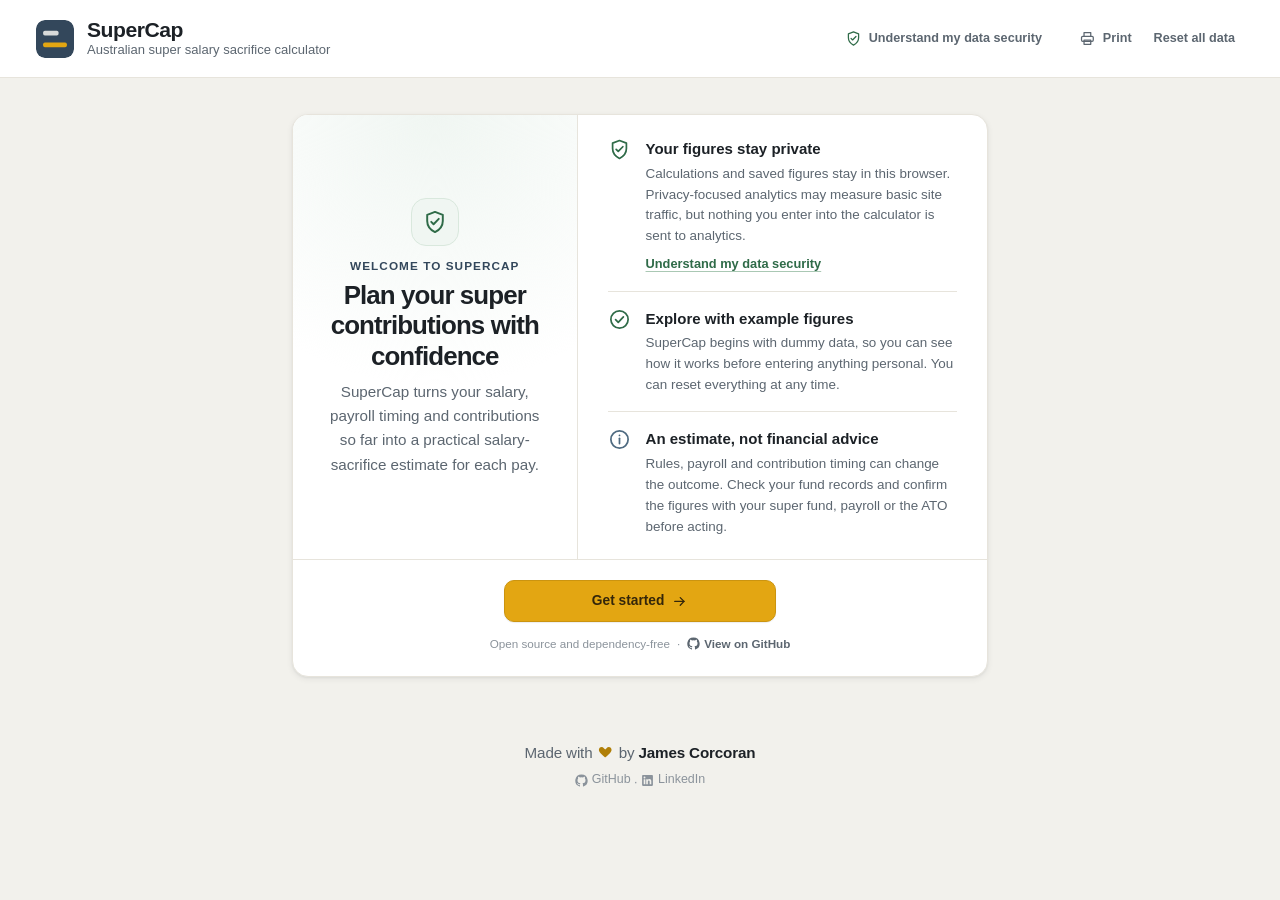
<file: index.html>
<!doctype html>
<html lang="en-AU">
<head>
<meta charset="utf-8">
<meta name="viewport" content="width=device-width, initial-scale=1, viewport-fit=cover">
<title>SuperCap: Australian super salary sacrifice calculator</title>
<meta name="description" content="Work out how much to salary sacrifice into super each pay to get close to your concessional contributions cap without going over. Runs entirely in your browser.">
<meta name="author" content="James Corcoran">
<meta name="robots" content="index, follow, max-snippet:-1, max-image-preview:large, max-video-preview:-1">
<link rel="canonical" href="https://supercap.jorks.net/">

<meta property="og:type" content="website">
<meta property="og:locale" content="en_AU">
<meta property="og:site_name" content="SuperCap">
<meta property="og:title" content="SuperCap: Australian super salary sacrifice calculator">
<meta property="og:description" content="Work out how much to salary sacrifice into super each pay to get close to your concessional contributions cap without going over. Runs entirely in your browser.">
<meta property="og:url" content="https://supercap.jorks.net/">
<meta property="og:image" content="https://supercap.jorks.net/social-card.png">
<meta property="og:image:type" content="image/png">
<meta property="og:image:width" content="1200">
<meta property="og:image:height" content="630">
<meta property="og:image:alt" content="SuperCap — Australian super salary sacrifice calculator. Private, browser-based and open source.">

<meta name="twitter:card" content="summary_large_image">
<meta name="twitter:title" content="SuperCap: Australian super salary sacrifice calculator">
<meta name="twitter:description" content="Work out how much to salary sacrifice into super each pay to get close to your concessional contributions cap without going over. Runs entirely in your browser.">
<meta name="twitter:image" content="https://supercap.jorks.net/social-card.png">
<meta name="twitter:image:alt" content="SuperCap — Australian super salary sacrifice calculator. Private, browser-based and open source.">

<script type="application/ld+json">
{
  "@context": "https://schema.org",
  "@type": "WebApplication",
  "name": "SuperCap",
  "url": "https://supercap.jorks.net/",
  "description": "An Australian salary sacrifice planning calculator that estimates how much to contribute to super each pay while staying under the concessional contributions cap.",
  "applicationCategory": "FinanceApplication",
  "operatingSystem": "Any",
  "browserRequirements": "Requires a modern web browser with JavaScript. Works offline and from file://.",
  "inLanguage": "en-AU",
  "isAccessibleForFree": true,
  "areaServed": {
    "@type": "Country",
    "name": "Australia"
  },
  "offers": {
    "@type": "Offer",
    "price": "0",
    "priceCurrency": "AUD"
  },
  "author": {
    "@type": "Person",
    "name": "James Corcoran",
    "url": "https://github.com/jorks"
  }
}
</script>
<meta name="color-scheme" content="light">
<link rel="stylesheet" href="styles.css">
<link rel="icon" href="data:image/svg+xml,<svg xmlns='http://www.w3.org/2000/svg' viewBox='0 0 32 32'><rect width='32' height='32' rx='7' fill='%2333475B'/><rect x='6' y='19' width='20' height='4' rx='1.5' fill='%23E3A612'/><rect x='6' y='9' width='13' height='4' rx='1.5' fill='%23F2F1ED'/></svg>">
</head>
<body>

<!-- Icon sprite. Inline SVG only; nothing is fetched. -->
<svg class="sprite" aria-hidden="true" focusable="false" xmlns="http://www.w3.org/2000/svg">
  <symbol id="i-info" viewBox="0 0 20 20" fill="none" stroke="currentColor" stroke-width="1.5" stroke-linecap="round">
    <circle cx="10" cy="10" r="7.5"/><path d="M10 9v4.5"/><path d="M10 6.4v.1"/>
  </symbol>
  <symbol id="i-warning" viewBox="0 0 20 20" fill="none" stroke="currentColor" stroke-width="1.5" stroke-linecap="round" stroke-linejoin="round">
    <path d="M10 2.8 18 16.5H2Z"/><path d="M10 8v3.6"/><path d="M10 14.1v.1"/>
  </symbol>
  <symbol id="i-check" viewBox="0 0 20 20" fill="none" stroke="currentColor" stroke-width="1.5" stroke-linecap="round" stroke-linejoin="round">
    <circle cx="10" cy="10" r="7.5"/><path d="m6.6 10.2 2.3 2.3 4.5-4.8"/>
  </symbol>
  <symbol id="i-error" viewBox="0 0 20 20" fill="none" stroke="currentColor" stroke-width="1.5" stroke-linecap="round">
    <circle cx="10" cy="10" r="7.5"/><path d="m7.5 7.5 5 5"/><path d="m12.5 7.5-5 5"/>
  </symbol>
  <symbol id="i-copy" viewBox="0 0 20 20" fill="none" stroke="currentColor" stroke-width="1.5" stroke-linecap="round" stroke-linejoin="round">
    <rect x="7" y="7" width="9.5" height="9.5" rx="2"/><path d="M13 4.5H5.5a2 2 0 0 0-2 2V13"/>
  </symbol>
  <symbol id="i-undo" viewBox="0 0 20 20" fill="none" stroke="currentColor" stroke-width="1.5" stroke-linecap="round" stroke-linejoin="round">
    <path d="M3.5 6.5v4h4"/><path d="M4 10.5a6.2 6.2 0 1 1 1.8 4.6"/>
  </symbol>
  <symbol id="i-print" viewBox="0 0 20 20" fill="none" stroke="currentColor" stroke-width="1.5" stroke-linecap="round" stroke-linejoin="round">
    <path d="M6 7.5V3h8v4.5"/><rect x="3" y="7.5" width="14" height="6" rx="1.5"/><path d="M6 12h8v5H6z"/>
  </symbol>
  <symbol id="i-arrow" viewBox="0 0 20 20" fill="none" stroke="currentColor" stroke-width="1.6" stroke-linecap="round" stroke-linejoin="round">
    <path d="M4.5 10h11"/><path d="m11 5.5 4.5 4.5L11 14.5"/>
  </symbol>
  <symbol id="i-shield" viewBox="0 0 20 20" fill="none" stroke="currentColor" stroke-width="1.5" stroke-linecap="round" stroke-linejoin="round">
    <path d="M10 2.2 16 4.5v4.7c0 3.9-2.4 6.8-6 8.6-3.6-1.8-6-4.7-6-8.6V4.5Z"/><path d="m7.1 9.9 1.8 1.8 4-4.1"/>
  </symbol>
  <symbol id="i-github" viewBox="0 0 24 24" fill="currentColor">
    <path d="M12 .7a11.5 11.5 0 0 0-3.6 22.4c.6.1.8-.2.8-.5v-2.2c-3.3.7-4-1.4-4-1.4-.5-1.4-1.3-1.7-1.3-1.7-1.1-.7.1-.7.1-.7 1.2.1 1.8 1.2 1.8 1.2 1.1 1.8 2.8 1.3 3.5 1 .1-.8.4-1.3.8-1.6-2.7-.3-5.5-1.3-5.5-5.7 0-1.3.5-2.3 1.2-3.1-.1-.3-.5-1.5.1-3.1 0 0 1-.3 3.2 1.2a11 11 0 0 1 5.8 0c2.2-1.5 3.2-1.2 3.2-1.2.6 1.6.2 2.8.1 3.1.8.8 1.2 1.8 1.2 3.1 0 4.4-2.8 5.4-5.5 5.7.4.4.8 1.1.8 2.2v3.2c0 .3.2.7.8.5A11.5 11.5 0 0 0 12 .7Z"/>
  </symbol>
  <symbol id="i-linkedin" viewBox="0 0 24 24" fill="currentColor">
    <path d="M20.5 2H3.5A1.5 1.5 0 0 0 2 3.5v17A1.5 1.5 0 0 0 3.5 22h17a1.5 1.5 0 0 0 1.5-1.5v-17A1.5 1.5 0 0 0 20.5 2ZM8 19H5V9.5h3ZM6.5 8.2A1.75 1.75 0 1 1 6.5 4.7a1.75 1.75 0 0 1 0 3.5ZM19 19h-3v-4.6c0-1.1 0-2.5-1.55-2.5s-1.8 1.2-1.8 2.45V19h-3V9.5h2.9v1.3h.04a3.18 3.18 0 0 1 2.86-1.57c3.06 0 3.55 2 3.55 4.64Z"/>
  </symbol>
  <symbol id="i-close" viewBox="0 0 20 20" fill="none" stroke="currentColor" stroke-width="1.6" stroke-linecap="round">
    <path d="m5 5 10 10M15 5 5 15"/>
  </symbol>
</svg>

<a class="skip-link" href="#journey">Skip to content</a>

<header class="masthead">
  <div class="masthead__inner">
    <div class="brand">
      <svg class="brand__mark" viewBox="0 0 32 32" aria-hidden="true" focusable="false">
        <rect width="32" height="32" rx="7" fill="currentColor"/>
        <rect x="6" y="19" width="20" height="4" rx="1.5" fill="#E3A612"/>
        <rect x="6" y="9" width="13" height="4" rx="1.5" fill="#F5F4F0" opacity=".85"/>
      </svg>
      <div class="brand__text">
        <h1 class="brand__name">SuperCap</h1>
        <p class="brand__tagline">Australian super salary sacrifice calculator</p>
      </div>
    </div>

    <div class="masthead__aside">
      <button type="button" class="privacy-note" data-action="open-privacy" aria-haspopup="dialog">
        <svg class="privacy-note__shield" aria-hidden="true" focusable="false"><use href="#i-shield"/></svg>
        Understand my data security
      </button>
      <div class="masthead__actions">
        <button type="button" class="button button--utility" data-action="print">
          <svg class="icon" aria-hidden="true" focusable="false"><use href="#i-print"/></svg>
          Print
        </button>
        <button type="button" class="button button--utility" data-action="reset-all">Reset all data</button>
      </div>
    </div>
  </div>
</header>

<dialog class="privacy-dialog" id="privacy-dialog" aria-labelledby="privacy-title">
  <div class="privacy-dialog__header">
    <div class="privacy-dialog__heading">
      <span class="privacy-dialog__mark" aria-hidden="true">
        <svg><use href="#i-shield"/></svg>
      </span>
      <div>
        <p class="eyebrow">Privacy by design</p>
        <h2 id="privacy-title">Your calculator data stays in your browser</h2>
      </div>
    </div>
    <form method="dialog">
      <button class="privacy-dialog__close" aria-label="Close privacy information">
        <svg aria-hidden="true" focusable="false"><use href="#i-close"/></svg>
      </button>
    </form>
  </div>

  <div class="privacy-dialog__body">
    <p class="privacy-dialog__lead">The salary, super and other figures you enter are calculated and saved locally on this device. SuperCap does not send them to me or store them on a server.</p>

    <ul class="privacy-points">
      <li>
        <svg aria-hidden="true" focusable="false"><use href="#i-check"/></svg>
        <span><strong>Local-only calculations.</strong> Your entries never need to leave the browser for the calculator to work.</span>
      </li>
      <li>
        <svg aria-hidden="true" focusable="false"><use href="#i-check"/></svg>
        <span><strong>Privacy-friendly site analytics.</strong> When you use the hosted site, Cloudflare Web Analytics measures basic traffic such as page views, referrers and broad geography. Nothing you enter into the calculator is sent to analytics. If you prefer, you can download SuperCap and run it locally without analytics.</span>
      </li>
      <li>
        <svg aria-hidden="true" focusable="false"><use href="#i-check"/></svg>
        <span><strong>Dependency-free by design.</strong> The calculator uses plain HTML, CSS and JavaScript—no framework, third-party runtime packages or externally loaded fonts are required.</span>
      </li>
    </ul>

    <div class="privacy-dialog__source">
      <div>
        <h3>Don’t take my word for it</h3>
        <p>SuperCap is open source. You can inspect the code, download it and run it locally without analytics.</p>
      </div>
      <a class="button button--secondary privacy-dialog__github" href="https://github.com/jorks/supercap" target="_blank" rel="noopener noreferrer">
        <svg class="icon" aria-hidden="true" focusable="false"><use href="#i-github"/></svg>
        View on GitHub
      </a>
    </div>
  </div>
</dialog>

<main class="journey" id="journey">

  <section class="welcome" data-region="welcome" aria-labelledby="welcome-title">
    <div class="welcome__hero">
      <span class="welcome__shield" aria-hidden="true">
        <svg><use href="#i-shield"/></svg>
      </span>
      <p class="eyebrow">Welcome to SuperCap</p>
      <h2 id="welcome-title" tabindex="-1">Plan your super contributions with confidence</h2>
      <p class="welcome__lead">SuperCap turns your salary, payroll timing and contributions so far into a practical salary-sacrifice estimate for each pay.</p>
    </div>

    <ul class="welcome__assurances">
      <li>
        <svg aria-hidden="true" focusable="false"><use href="#i-shield"/></svg>
        <div>
          <h3>Your figures stay private</h3>
          <p>Calculations and saved figures stay in this browser. Privacy-focused analytics may measure basic site traffic, but nothing you enter into the calculator is sent to analytics.</p>
          <button type="button" class="welcome__text-button" data-action="open-privacy">Understand my data security</button>
        </div>
      </li>
      <li>
        <svg aria-hidden="true" focusable="false"><use href="#i-check"/></svg>
        <div>
          <h3>Explore with example figures</h3>
          <p>SuperCap begins with dummy data, so you can see how it works before entering anything personal. You can reset everything at any time.</p>
        </div>
      </li>
      <li>
        <svg aria-hidden="true" focusable="false"><use href="#i-info"/></svg>
        <div>
          <h3>An estimate, not financial advice</h3>
          <p>Rules, payroll and contribution timing can change the outcome. Check your fund records and confirm the figures with your super fund, payroll or the ATO before acting.</p>
        </div>
      </li>
    </ul>

    <div class="welcome__actions">
      <button type="button" class="button button--primary welcome__start" data-action="start-welcome">
        Get started
        <svg class="icon" aria-hidden="true" focusable="false"><use href="#i-arrow"/></svg>
      </button>
      <p>
        Open source and dependency-free
        <span aria-hidden="true">·</span>
        <a href="https://github.com/jorks/supercap" target="_blank" rel="noopener noreferrer">
          <svg aria-hidden="true" focusable="false"><use href="#i-github"/></svg>
          View on GitHub
        </a>
      </p>
    </div>
  </section>

  <nav class="stepper" data-region="stepper" aria-label="Setup progress">
    <p class="stepper__status" data-field="stepper-status"></p>
    <ol class="stepper__list" data-region="stepper-list"></ol>
  </nav>

  <div class="journey__setup" data-region="setup">

    <section class="card step" data-step="year" aria-labelledby="h-year">
      <div class="card__header">
        <h2 class="card__title" id="h-year" tabindex="-1">Financial year</h2>
        <span class="chip" data-field="rules-status">ATO published</span>
      </div>
      <p class="step__lead">Which year are you planning for? SuperCap uses the concessional cap and Super Guarantee rules that apply to that year.</p>

      <div class="field-grid">
        <p class="field">
          <label class="field__label" for="in-financial-year">Financial year</label>
          <select class="control" id="in-financial-year" data-input="financialYearKey"></select>
        </p>

        <p class="field">
          <label class="field__label" for="in-as-at">Calculate as at</label>
          <input class="control" type="date" id="in-as-at" data-input="asAtDate">
          <span class="field__hint">Decides which pays have already happened.</span>
        </p>
      </div>

      <div class="field field--full is-hidden" data-region="manual-cap">
        <label class="field__label" for="in-manual-cap">Concessional cap for this year</label>
        <span class="money-input">
          <span class="money-input__prefix" aria-hidden="true">$</span>
          <input class="control control--money" type="text" inputmode="decimal" id="in-manual-cap" data-input="cap.manualCapCents" autocomplete="off">
        </span>
        <span class="field__hint">Check the current cap with the ATO before relying on it.</span>
      </div>

      <div data-region="issues-cap"></div>
    </section>

    <section class="card step" data-step="salary" aria-labelledby="h-salary">
      <div class="card__header">
        <h2 class="card__title" id="h-salary" tabindex="-1">Salary</h2>
        <span class="chip chip--example" data-field="example-badge">Example figures</span>
      </div>
      <p class="step__lead">What will you earn this financial year? If you get a rise part-way through, SuperCap pro-rates by calendar day.</p>

      <p class="switch">
        <input type="checkbox" id="in-has-increase" data-input="salary.hasIncrease" checked>
        <label for="in-has-increase">I get a pay increase during this year</label>
      </p>

      <div class="field-grid">
        <p class="field">
          <label class="field__label" for="in-salary-before" data-label="salary-before">Salary before increase</label>
          <span class="money-input">
            <span class="money-input__prefix" aria-hidden="true">$</span>
            <input class="control control--money" type="text" inputmode="decimal" id="in-salary-before" data-input="salary.beforeCents" autocomplete="off">
          </span>
        </p>

        <p class="field" data-region="salary-after">
          <label class="field__label" for="in-salary-after">Salary from increase</label>
          <span class="money-input">
            <span class="money-input__prefix" aria-hidden="true">$</span>
            <input class="control control--money" type="text" inputmode="decimal" id="in-salary-after" data-input="salary.afterCents" autocomplete="off">
          </span>
        </p>

        <p class="field" data-region="increase-date">
          <label class="field__label" for="in-increase-date">Increase takes effect</label>
          <input class="control" type="date" id="in-increase-date" data-input="salary.increaseDate">
        </p>
      </div>

      <p class="note" data-field="salary-note"></p>
      <div data-region="issues-salary"></div>
    </section>

    <section class="card step" data-step="bonus" aria-labelledby="h-bonus">
      <div class="card__header">
        <h2 class="card__title" id="h-bonus" tabindex="-1">Bonus</h2>
      </div>
      <p class="step__lead">A bonus paid this year uses concessional cap space if your employer pays super on it. Leave this at $0 if you do not expect one.</p>

      <div class="field-grid">
        <p class="field">
          <label class="field__label" for="in-bonus">Bonus amount</label>
          <span class="money-input">
            <span class="money-input__prefix" aria-hidden="true">$</span>
            <input class="control control--money" type="text" inputmode="decimal" id="in-bonus" data-input="bonus.amountCents" autocomplete="off">
          </span>
        </p>

        <p class="field">
          <label class="field__label" for="in-bonus-date">Paid on</label>
          <input class="control" type="date" id="in-bonus-date" data-input="bonus.paymentDate">
          <span class="field__hint">Use the date it is actually paid, even if it relates to last year's performance.</span>
        </p>
      </div>

      <p class="switch">
        <input type="checkbox" id="in-bonus-super" data-input="bonus.attractsSuper" checked>
        <label for="in-bonus-super">Employer super is paid on this bonus</label>
      </p>
      <p class="note">Bonus treatment varies between employers. Confirm with Payroll if you are not sure.</p>

      <div data-region="issues-bonus"></div>
    </section>

    <section class="card step" data-step="payroll" aria-labelledby="h-payroll">
      <div class="card__header">
        <h2 class="card__title" id="h-payroll" tabindex="-1">Payroll</h2>
      </div>
      <p class="step__lead">How often you are paid, and one known payday. SuperCap works out the rest of the cycle from there.</p>

      <fieldset class="segmented">
        <legend class="field__label">How often are you paid?</legend>
        <div class="segmented__options">
          <span class="segmented__option">
            <input type="radio" name="pay-frequency" id="in-freq-weekly" value="weekly" data-input="payroll.frequency">
            <label for="in-freq-weekly">Weekly</label>
          </span>
          <span class="segmented__option">
            <input type="radio" name="pay-frequency" id="in-freq-fortnightly" value="fortnightly" data-input="payroll.frequency" checked>
            <label for="in-freq-fortnightly">Fortnightly</label>
          </span>
          <span class="segmented__option">
            <input type="radio" name="pay-frequency" id="in-freq-monthly" value="monthly" data-input="payroll.frequency">
            <label for="in-freq-monthly">Monthly</label>
          </span>
        </div>
      </fieldset>

      <div class="field-grid">
        <p class="field">
          <label class="field__label" for="in-anchor">Known payday</label>
          <input class="control" type="date" id="in-anchor" data-input="payroll.anchorDate">
          <span class="field__hint" data-field="anchor-hint">Any payday from your normal fortnightly cycle. SuperCap works out the rest.</span>
        </p>

        <p class="field">
          <label class="field__label" for="in-effective">New sacrifice starts from</label>
          <select class="control" id="in-effective" data-input="payroll.newSacrificeEffectiveDate"></select>
        </p>
      </div>

      <p class="switch">
        <input type="checkbox" id="in-include-today" data-input="payroll.includeTodaysPayroll">
        <label for="in-include-today">Include today's payroll if it falls on a payday</label>
      </p>

      <p class="utility-row">
        <button type="button" class="button button--utility" data-action="reset-anchor">
          <svg class="icon" aria-hidden="true" focusable="false"><use href="#i-undo"/></svg>
          Reset payday to default
        </button>
      </p>

      <div data-region="issues-payroll"></div>
    </section>

    <section class="card step" data-step="existing" aria-labelledby="h-existing">
      <div class="card__header">
        <h2 class="card__title" id="h-existing" tabindex="-1">Salary sacrifice so far</h2>
      </div>
      <p class="step__lead">Anything you have already sacrificed this year counts toward the cap, so the recommendation only covers what is left. If you enter it from payroll, SuperCap uses the pay cycle you just set.</p>

      <fieldset class="segmented">
        <legend class="field__label">How do you want to enter it?</legend>
        <div class="segmented__options">
          <span class="segmented__option">
            <input type="radio" name="existing-mode" id="in-mode-actual" value="actual" data-input="existing.mode" checked>
            <label for="in-mode-actual">Amount to date</label>
          </span>
          <span class="segmented__option">
            <input type="radio" name="existing-mode" id="in-mode-payroll" value="payroll" data-input="existing.mode">
            <label for="in-mode-payroll">From payroll</label>
          </span>
        </div>
      </fieldset>

      <div data-region="existing-actual">
        <p class="field field--full">
          <label class="field__label" for="in-existing-actual">Already contributed this year</label>
          <span class="money-input">
            <span class="money-input__prefix" aria-hidden="true">$</span>
            <input class="control control--money" type="text" inputmode="decimal" id="in-existing-actual" data-input="existing.actualCents" autocomplete="off">
          </span>
          <span class="field__hint">Most accurate if you can see the amount your fund has received.</span>
        </p>
      </div>

      <div class="field-grid is-hidden" data-region="existing-payroll">
        <p class="field">
          <label class="field__label" for="in-existing-perpay" data-field="existing-perpay-label">Current sacrifice per pay</label>
          <span class="money-input">
            <span class="money-input__prefix" aria-hidden="true">$</span>
            <input class="control control--money" type="text" inputmode="decimal" id="in-existing-perpay" data-input="existing.perPayCents" autocomplete="off">
          </span>
        </p>
        <p class="field">
          <label class="field__label" for="in-existing-from">Arrangement started</label>
          <input class="control" type="date" id="in-existing-from" data-input="existing.effectiveFrom">
        </p>
        <p class="field field--full">
          <span class="note" data-field="existing-note"></span>
        </p>
      </div>
    </section>

    <section class="card step" data-step="carry" aria-labelledby="h-carry-forward">
      <div class="card__header">
        <h2 class="card__title" id="h-carry-forward" tabindex="-1">Carry-forward cap</h2>
      </div>
      <p class="note">Unused concessional cap from earlier years can be carried forward if you are eligible. SuperCap will not guess the amount or assume you qualify. Get the figure from myGov or your adviser, and leave this at $0 if you are not sure.</p>
      <p class="field field--full">
        <label class="field__label" for="in-carry-forward">ATO-confirmed unused carry-forward cap</label>
        <span class="money-input">
          <span class="money-input__prefix" aria-hidden="true">$</span>
          <input class="control control--money" type="text" inputmode="decimal" id="in-carry-forward" data-input="cap.carryForwardCents" autocomplete="off">
        </span>
      </p>

      <div class="advanced-invite">
        <div class="advanced-invite__copy">
          <p class="advanced-invite__title">Need advanced options?</p>
          <p class="advanced-invite__text">Employer super above the Super Guarantee, personal deductible contributions, or actual figures from your fund.</p>
        </div>
        <button type="button" class="button button--accent" data-action="open-advanced">Advanced options</button>
      </div>
    </section>

    <section class="card step" data-step="advanced" aria-labelledby="h-advanced">
      <div class="card__header">
        <h2 class="card__title" id="h-advanced" tabindex="-1">Advanced</h2>
      </div>
      <p class="step__lead">Most people can skip this. Use it if you contribute extra yourself, your employer pays above the Super Guarantee, or you have actual fund figures later in the year.</p>

        <h3 class="subhead">Employer super</h3>
        <div class="field-grid">
          <p class="field">
            <label class="field__label" for="in-sg-rate">Super Guarantee rate</label>
            <span class="money-input money-input--suffix">
              <input class="control control--money" type="text" inputmode="decimal" id="in-sg-rate" data-input="employerSuper.sgRate" data-format="percent" autocomplete="off">
              <span class="money-input__suffix" aria-hidden="true">%</span>
            </span>
          </p>
          <p class="field">
            <label class="field__label" for="in-max-base">Maximum contribution base</label>
            <span class="money-input">
              <span class="money-input__prefix" aria-hidden="true">$</span>
              <input class="control control--money" type="text" inputmode="decimal" id="in-max-base" data-input="cap.manualMaxBaseCents" autocomplete="off">
            </span>
          </p>
        </div>
        <p class="switch">
          <input type="checkbox" id="in-apply-max-base" data-input="employerSuper.applyMaxBase" checked>
          <label for="in-apply-max-base">Apply the maximum contribution base</label>
        </p>
        <p class="note">Employers only have to pay super up to this level of earnings. Turn it off if yours contributes above the statutory minimum.</p>

        <h3 class="subhead">Other concessional contributions</h3>
        <p class="note">These use up concessional cap space too. After-tax (non-concessional) contributions do not. Leave those out.</p>
        <div class="field-grid">
          <p class="field">
            <label class="field__label" for="in-other-employer">Other employer contributions</label>
            <span class="money-input">
              <span class="money-input__prefix" aria-hidden="true">$</span>
              <input class="control control--money" type="text" inputmode="decimal" id="in-other-employer" data-input="other.employerConcessionalCents" autocomplete="off">
            </span>
          </p>
          <p class="field">
            <label class="field__label" for="in-personal-deductible">Personal deductible contributions</label>
            <span class="money-input">
              <span class="money-input__prefix" aria-hidden="true">$</span>
              <input class="control control--money" type="text" inputmode="decimal" id="in-personal-deductible" data-input="other.personalDeductibleCents" autocomplete="off">
            </span>
          </p>
          <p class="field">
            <label class="field__label" for="in-other-concessional">Other concessional contributions</label>
            <span class="money-input">
              <span class="money-input__prefix" aria-hidden="true">$</span>
              <input class="control control--money" type="text" inputmode="decimal" id="in-other-concessional" data-input="other.otherConcessionalCents" autocomplete="off">
            </span>
          </p>
        </div>

        <h3 class="subhead">Actual fund figures</h3>
        <p class="switch">
          <input type="checkbox" id="in-use-actuals" data-input="actuals.enabled">
          <label for="in-use-actuals">Use actual amounts my fund has received</label>
        </p>
        <p class="note">Useful later in the year. Amounts received up to your calculation date come from these figures; everything after it stays a SuperCap estimate.</p>
        <div class="field-grid is-hidden" data-region="actuals">
          <p class="field">
            <label class="field__label" for="in-actual-employer">Employer contributions received</label>
            <span class="money-input">
              <span class="money-input__prefix" aria-hidden="true">$</span>
              <input class="control control--money" type="text" inputmode="decimal" id="in-actual-employer" data-input="actuals.employerReceivedCents" autocomplete="off">
            </span>
          </p>
          <p class="field">
            <label class="field__label" for="in-actual-sacrifice">Salary sacrifice received</label>
            <span class="money-input">
              <span class="money-input__prefix" aria-hidden="true">$</span>
              <input class="control control--money" type="text" inputmode="decimal" id="in-actual-sacrifice" data-input="actuals.salarySacrificeReceivedCents" autocomplete="off">
            </span>
          </p>
          <p class="field">
            <label class="field__label" for="in-actual-other">Other concessional received</label>
            <span class="money-input">
              <span class="money-input__prefix" aria-hidden="true">$</span>
              <input class="control control--money" type="text" inputmode="decimal" id="in-actual-other" data-input="actuals.otherReceivedCents" autocomplete="off">
            </span>
          </p>
        </div>

    </section>

    <div class="step-nav" data-region="step-nav">
      <button type="button" class="button button--secondary" data-action="step-back" data-region="step-back">Back</button>
      <div class="step-nav__forward">
        <button type="button" class="button button--utility" data-action="skip-bonus" data-region="skip-bonus">No bonus this year</button>
        <button type="button" class="button button--primary" data-action="step-next" data-region="step-next">
          <span data-field="step-next-label">Continue</span>
          <svg class="icon" aria-hidden="true" focusable="false"><use href="#i-arrow"/></svg>
        </button>
      </div>
    </div>
  </div>

  <div class="journey__results is-hidden" data-region="results">

    <div class="results-hero">
    <section class="card answers" aria-labelledby="h-answers">
      <div class="card__header">
        <h2 class="card__title" id="h-answers">Your answers</h2>
        <button type="button" class="button button--utility" data-action="edit-setup">Change answers</button>
      </div>
      <ul class="answers__list" data-region="answers"></ul>
    </section>

      <section class="card result" id="result" aria-labelledby="h-result">
        <div class="result__head">
          <h2 class="eyebrow" id="h-result" tabindex="-1">Recommended salary sacrifice</h2>
          <span class="chip chip--accent is-hidden" data-field="actual-badge">Actual + projected</span>
        </div>

        <div class="readout">
          <div class="readout__main">
            <p class="readout__value">
              <span class="readout__currency" data-region="readout-currency" aria-hidden="true">$</span><span data-field="recommended-amount">0</span>
            </p>
            <p class="readout__unit" data-region="readout-unit" data-field="readout-unit">/ fortnight</p>
          </div>
          <div class="readout__saving is-hidden" data-region="readout-saving">
            <p class="readout__impact">
              <span class="readout__saving-value" data-field="takehome-amount">$0</span>
              <span class="readout__saving-unit" data-field="takehome-unit">less take-home per fortnight</span>
            </p>
            <button type="button" class="takehome__more" data-action="scroll-take-home">See breakdown</button>
          </div>
        </div>

        <p class="readout__meta">
          <span data-field="deduction-count">0 deductions remaining</span>
          <span class="readout__meta-sep" aria-hidden="true">·</span>
          <span data-field="deduction-range"></span>
        </p>

        <hr class="rule rule--dotted">

        <div class="result__blocked is-hidden" data-region="result-blocked">
          <p class="result__blocked-title" data-field="blocked-title"></p>
          <p class="result__blocked-text" data-field="blocked-text"></p>
        </div>

        <div class="sacrifice" data-region="sacrifice">
          <h3 class="eyebrow eyebrow--quiet">Adjust this amount</h3>
          <div class="sacrifice__head">
            <label class="field__label" for="in-slider" data-field="slider-label">Salary sacrifice per fortnight</label>
            <span class="money-input money-input--compact">
              <span class="money-input__prefix" aria-hidden="true">$</span>
              <input class="control control--money control--amount" type="text" inputmode="decimal" id="in-slider-amount" aria-label="Salary sacrifice per pay, in dollars" autocomplete="off">
            </span>
          </div>

          <div class="slider">
            <div class="slider__track-wrap">
              <div class="slider__mark is-hidden" data-region="slider-marker">
                <span class="annotation" data-field="marker-label">recommended</span>
                <span class="slider__marker" aria-hidden="true"></span>
              </div>
              <input type="range" class="slider__input" id="in-slider" min="0" max="25000" step="100" value="0"
                     aria-describedby="slider-status">
            </div>
            <div class="slider__scale">
              <span data-field="slider-min">$0</span>
              <button type="button" class="button button--utility" data-action="reset-slider" data-region="reset-slider">
                <svg class="icon" aria-hidden="true" focusable="false"><use href="#i-undo"/></svg>
                Reset to recommendation
              </button>
              <span data-field="slider-max">$250</span>
            </div>
            <p class="slider__exact" data-field="exact-target"></p>
            <p class="slider__carry is-hidden" data-region="carry-forward-slider-note"></p>
          </div>

          <fieldset class="buffer">
            <legend class="field__label">Leave a safety buffer</legend>
            <div class="buffer__options" data-region="buffer-options">
              <span class="buffer__option">
                <input type="radio" name="buffer" id="buffer-0" value="0">
                <label for="buffer-0">$0</label>
              </span>
              <span class="buffer__option">
                <input type="radio" name="buffer" id="buffer-50" value="5000" checked>
                <label for="buffer-50">$50</label>
              </span>
              <span class="buffer__option">
                <input type="radio" name="buffer" id="buffer-100" value="10000">
                <label for="buffer-100">$100</label>
              </span>
              <span class="buffer__option">
                <input type="radio" name="buffer" id="buffer-custom" value="custom">
                <label for="buffer-custom">Custom</label>
              </span>
              <span class="money-input money-input--compact is-hidden" data-region="buffer-custom">
                <span class="money-input__prefix" aria-hidden="true">$</span>
                <input class="control control--money" type="text" inputmode="decimal" id="in-buffer-custom" aria-label="Custom safety buffer, in dollars" autocomplete="off">
              </span>
            </div>
          </fieldset>
        </div>

        <div class="meter" data-region="meter">
          <div class="meter__head">
            <h3 class="eyebrow eyebrow--quiet">Against the cap this year</h3>
            <p class="meter__figure">
              <span data-field="meter-total">$0</span>
              <span class="meter__of">of</span>
              <span data-field="meter-cap">$0</span>
            </p>
          </div>

          <div class="meter__bar" data-region="meter-bar" role="img" data-field="meter-alt">
            <div class="meter__overflow is-hidden" data-region="meter-overflow"></div>
            <div class="meter__capline is-hidden" data-region="meter-capline"></div>
          </div>

          <ul class="legend" data-region="legend"></ul>
        </div>

        <p class="status" id="slider-status" data-region="status" role="status" aria-live="polite">
          <svg class="icon status__icon" aria-hidden="true" focusable="false"><use href="#i-check" data-region="status-icon"/></svg>
          <span class="status__label" data-field="status-label"></span>
          <span class="status__text" data-field="status-text"></span>
        </p>
        <p class="carry-hint is-hidden" data-region="carry-forward-hint">
          <svg class="icon" aria-hidden="true" focusable="false"><use href="#i-info"/></svg>
          <span><strong>You may have unused cap from earlier years.</strong> Check ATO online services in myGov under Super → Information → Carry forward concessional contributions, then enter only the confirmed amount.</span>
        </p>
      </section>
    </div>

      <div data-region="issues-result"></div>

  <section class="card ledger" aria-labelledby="h-breakdown">
    <div class="card__header">
      <h2 class="card__title" id="h-breakdown">How this adds up</h2>
      <span class="chip" data-field="breakdown-year"></span>
    </div>

    <div class="ledger__layout">
      <div class="ledger__stack">
        <section class="paypacket is-hidden" id="take-home" tabindex="-1" data-region="paypacket" aria-labelledby="h-take-home">
          <h3 class="subhead" id="h-take-home">Your typical pay</h3>
          <p class="paypacket__lead" data-field="paypacket-lead"></p>
          <dl class="ledger__rows" data-region="paypacket-rows"></dl>
          <p class="note" data-field="paypacket-note"></p>
        </section>

        <section aria-labelledby="h-super-year">
          <h3 class="subhead" id="h-super-year">Super this year</h3>
          <dl class="ledger__rows" data-region="breakdown"></dl>
        </section>
      </div>
      <div class="ledger__explanation">
        <p class="explanation" data-field="explanation"></p>
        <p class="carry-arrangement is-hidden" data-region="carry-forward-arrangement" role="alert">
          <svg class="icon" aria-hidden="true" focusable="false"><use href="#i-error"/></svg>
          <span>You can use eligible carry-forward cap above the general cap, but your employer will not do this automatically. You may need to make a salary-sacrifice arrangement or give Payroll additional instructions.</span>
        </p>
      </div>
    </div>
  </section>

  <section class="card email" aria-labelledby="h-email">
    <div class="card__header">
      <h2 class="card__title" id="h-email">Payroll email</h2>
      <span class="chip chip--accent is-hidden" data-field="custom-amount-badge">Using custom amount</span>
    </div>

    <div class="email__layout">
      <div class="email__form">
    <div class="field-grid">
      <p class="field">
        <label class="field__label" for="in-email-amount">Amount</label>
        <span class="money-input">
          <span class="money-input__prefix" aria-hidden="true">$</span>
          <input class="control control--money" type="text" inputmode="decimal" id="in-email-amount" autocomplete="off">
        </span>
      </p>
      <p class="field">
        <label class="field__label" for="in-email-frequency">Frequency</label>
        <select class="control" id="in-email-frequency">
          <option value="weekly">Weekly</option>
          <option value="fortnightly">Fortnightly</option>
          <option value="per-pay">Per pay</option>
          <option value="monthly">Monthly</option>
          <option value="one-off">One-off</option>
          <option value="annual">Annual</option>
        </select>
      </p>
      <p class="field">
        <label class="field__label" for="in-email-effective">Effective from</label>
        <select class="control" id="in-email-effective"></select>
      </p>
      <p class="field">
        <label class="field__label" for="in-email-name">Your name</label>
        <input class="control" type="text" id="in-email-name" placeholder="Optional" autocomplete="name">
      </p>
      <p class="field field--full is-hidden" data-region="email-amount-reset">
        <button type="button" class="button button--utility button--inline" data-action="reset-email-amount">
          <svg class="icon" aria-hidden="true" focusable="false"><use href="#i-undo"/></svg>
          Match the slider
        </button>
      </p>
    </div>

    <div data-region="issues-email"></div>

    <div class="button-row">
      <button type="button" class="button button--primary" data-action="copy-email">
        <svg class="icon" aria-hidden="true" focusable="false"><use href="#i-copy"/></svg>
        Copy email
      </button>
      <span class="toast" data-region="toast" role="status" aria-live="polite"></span>
    </div>
      </div>

    <div class="letter">
      <div class="letter__header">
        <p class="letter__line">
          <span class="letter__label">To</span>
          <span class="letter__value" data-field="letter-to">Payroll</span>
        </p>
        <p class="letter__line letter__line--subject">
          <label class="letter__label" for="in-email-subject">Subject</label>
          <input class="letter__input" type="text" id="in-email-subject">
        </p>
      </div>
      <label class="visually-hidden" for="in-email-body">Email body</label>
      <textarea class="letter__body" id="in-email-body" rows="9" spellcheck="true"></textarea>
    </div>
    </div>
  </section>

  <details class="card card--details" aria-labelledby="h-schedule">
    <summary class="card__summary">
      <span class="card__title" id="h-schedule">Pay schedule</span>
      <span class="card__summary-hint" data-field="schedule-hint"></span>
    </summary>
    <div class="card__details-body">
      <ol class="schedule" data-region="schedule"></ol>
      <ul class="schedule-key">
        <li><span class="dot dot--past" aria-hidden="true"></span>Completed</li>
        <li><span class="dot dot--next" aria-hidden="true"></span>Next pay</li>
        <li><span class="dot dot--sacrifice" aria-hidden="true"></span>New sacrifice starts</li>
        <li><span class="dot dot--bonus" aria-hidden="true"></span>Bonus</li>
      </ul>
    </div>
  </details>

  <details class="card card--details" aria-labelledby="h-method">
    <summary class="card__summary">
      <span class="card__title" id="h-method">How SuperCap calculates this</span>
      <span class="card__summary-hint">Assumptions, methodology and rules data</span>
    </summary>
    <div class="card__details-body prose">
      <dl class="method">
        <dt>Financial year</dt>
        <dd>Australian financial years run 1 July to 30 June. Everything is scoped to the year you select.</dd>

        <dt>Salary</dt>
        <dd>Salary is pro-rated by exact calendar days either side of your increase date, not by whole months. Your employer's payroll may differ slightly.</dd>

        <dt>Employer super</dt>
        <dd>Estimated as the Super Guarantee rate applied to your qualifying earnings. Salary sacrifice does not reduce this estimate. Your normal SG entitlement is worked out as though you had not sacrificed anything.</dd>

        <dt>Bonus</dt>
        <dd>Counted in the financial year it is <em>paid</em>, not the year it was earned. Employer super on a bonus is included only when you say your employer pays it.</dd>

        <dt>Maximum contribution base</dt>
        <dd>From 1 July 2026 this is an annual figure. Once qualifying earnings reach it, employers need not pay further Super Guarantee for the year, so SuperCap caps the statutory estimate. Where the base binds, the split between salary and bonus super is proportional. The total is the reliable figure.</dd>

        <dt>Concessional cap</dt>
        <dd>Employer contributions, salary sacrifice and personal deductible contributions all count towards the same cap. Employer super consumes cap space; it is not added on top of it.</dd>

        <dt>Pay cycle</dt>
        <dd>Every payday is derived from the one known payday you enter. Weekly and fortnightly cycles step a fixed number of days; monthly cycles use the same calendar day each month, clamped to the last day of shorter months. SuperCap counts the pays that fall in the year rather than assuming 26, 12 or 52.</dd>

        <dt>Remaining deductions</dt>
        <dd>Counted from the payday your new election starts, through to the last payday in the year. A payday falling on your calculation date is assumed to be already processed unless you say otherwise.</dd>

        <dt>Safety buffer and rounding</dt>
        <dd>The recommendation is rounded down to a whole dollar after subtracting your buffer, so rounding can never push you past your target.</dd>

        <dt>Estimated tax saving</dt>
        <dd>Compared with taking the same salary-sacrifice amount as taxable pay. SuperCap applies resident income-tax rates to your projected salary and bonus, then subtracts the 15% contributions tax the fund pays. That is why sacrificing $200 in the 37% bracket only reduces take-home by about $126 — the rest is tax you would have paid. Medicare levy, HELP, offsets, Division 293 and other income are not included. This is an estimate, not tax advice.</dd>

        <dt>Typical pay</dt>
        <dd>Your regular pay before tax, after tax and after this salary sacrifice, at the current salary rate and pay cycle. The first two figures are the pairing that matters: the salary-sacrifice amount you elect, then the after-tax take-home impact, which is smaller because some of the sacrifice is income tax you would have paid. SuperCap divides that annual salary and estimated resident income tax across the pays it counted in the year. Bonus is left out of this typical-pay picture because it is not regular pay. The annual tax-saving figure still includes bonus income.</dd>

        <dt>Actual figures</dt>
        <dd>When actual fund figures are switched on, amounts received up to your calculation date come from what you entered, and the remainder of the year stays a SuperCap estimate.</dd>

        <dt>Contribution timing</dt>
        <dd>Under Payday Super, when a contribution reaches your fund affects which year it counts in. SuperCap is a planner, not a fund ledger. Your fund's records and the ATO are authoritative.</dd>
      </dl>

      <div class="provenance">
        <h3 class="eyebrow eyebrow--quiet">Australian rules data</h3>
        <dl class="provenance__grid">
          <div><dt>Financial year</dt><dd data-field="prov-year"></dd></div>
          <div><dt>Status</dt><dd data-field="prov-status"></dd></div>
          <div><dt>Last verified</dt><dd data-field="prov-verified"></dd></div>
          <div><dt>Source</dt><dd data-field="prov-source"></dd></div>
          <div><dt>Rules version</dt><dd data-field="prov-rules"></dd></div>
          <div><dt>App version</dt><dd data-field="prov-app"></dd></div>
        </dl>
        <p class="note" data-field="prov-note"></p>
        <p class="note">SuperCap carries a static dataset. Nothing updates automatically. A maintainer edits <code>dev/data.json</code> when the rules change.</p>
      </div>
    </div>
  </details>

  <footer class="disclaimer">
    <p><strong>SuperCap provides estimates for Australian salary sacrifice planning and is not financial or tax advice.</strong> Estimated tax savings use resident income-tax rates and the 15% concessional contributions tax only.</p>
    <p>Employer payroll calculations, employment arrangements, contribution timing, bonus treatment and the date contributions are received by your super fund can all affect your actual concessional contributions. Check your actual contributions with your super fund and the ATO before making a final year-end contribution.</p>
    <p class="disclaimer__meta">
      <span data-field="footer-version"></span>
      <span class="readout__meta-sep" aria-hidden="true">·</span>
      <span data-field="footer-generated"></span>
    </p>
  </footer>

  </div>
</main>

<footer class="colophon">
  <p class="colophon__line">
    Made with
    <svg class="colophon__heart" viewBox="0 0 16 16" aria-hidden="true" focusable="false">
      <path fill="currentColor" d="M8 13.6c-.3 0-.5-.1-.7-.3C5.1 11.4 3.2 9.7 2.2 8.3 1.3 7.1 1 6.1 1 5.2 1 3.5 2.3 2.2 4 2.2c1 0 1.9.5 2.5 1.3L8 5l1.5-1.5C10.1 2.7 11 2.2 12 2.2c1.7 0 3 1.3 3 3 0 .9-.3 1.9-1.2 3.1-1 1.4-2.9 3.1-5.1 5-.2.2-.4.3-.7.3Z"/>
    </svg>
    by
    <a class="colophon__name" href="https://github.com/jorks" rel="noopener noreferrer">James Corcoran</a>
  </p>
  <p class="colophon__links">
    <a href="https://github.com/jorks/supercap" rel="noopener noreferrer">
      <svg class="colophon__github" aria-hidden="true" focusable="false"><use href="#i-github"/></svg>
      GitHub
    </a>
    <span aria-hidden="true">·</span>
    <a href="https://www.linkedin.com/in/jamescorc/" rel="noopener noreferrer">
      <svg class="colophon__social-icon" aria-hidden="true" focusable="false"><use href="#i-linkedin"/></svg>
      LinkedIn
    </a>
  </p>
</footer>

<!-- Templates: cloned and filled with textContent, never assembled as HTML strings. -->
<template id="tpl-infobox">
  <div class="infobox">
    <svg class="icon infobox__icon" aria-hidden="true" focusable="false"><use/></svg>
    <div class="infobox__body">
      <p class="infobox__title"></p>
      <p class="infobox__message"></p>
    </div>
  </div>
</template>

<template id="tpl-ledger-row">
  <div class="ledger__row">
    <dt class="ledger__label"></dt>
    <dd class="ledger__value"></dd>
  </div>
</template>

<template id="tpl-legend-item">
  <li class="legend__item">
    <span class="legend__swatch" aria-hidden="true"></span>
    <span class="legend__label"></span>
    <span class="legend__value"></span>
  </li>
</template>

<template id="tpl-schedule-row">
  <li class="schedule__row">
    <span class="schedule__index"></span>
    <span class="schedule__weekday"></span>
    <span class="schedule__date"></span>
    <span class="schedule__tags"></span>
  </li>
</template>

<template id="tpl-schedule-tag">
  <span class="tag"></span>
</template>

<template id="tpl-stepper-item">
  <li class="stepper__item">
    <button type="button" class="stepper__button">
      <span class="stepper__rail" aria-hidden="true"></span>
      <span class="stepper__index"></span>
      <span class="stepper__label"></span>
    </button>
  </li>
</template>

<template id="tpl-answer">
  <li class="answers__row">
    <button type="button" class="answers__edit" data-action="edit-step">
      <span class="answers__copy">
        <span class="answers__label"></span>
        <span class="answers__value"></span>
      </span>
      <span class="answers__change">Change</span>
    </button>
  </li>
</template>

<script src="data.generated.js" defer></script>
<script src="calculations.js" defer></script>
<script src="app.js" defer></script>

</body>
</html>
</file>
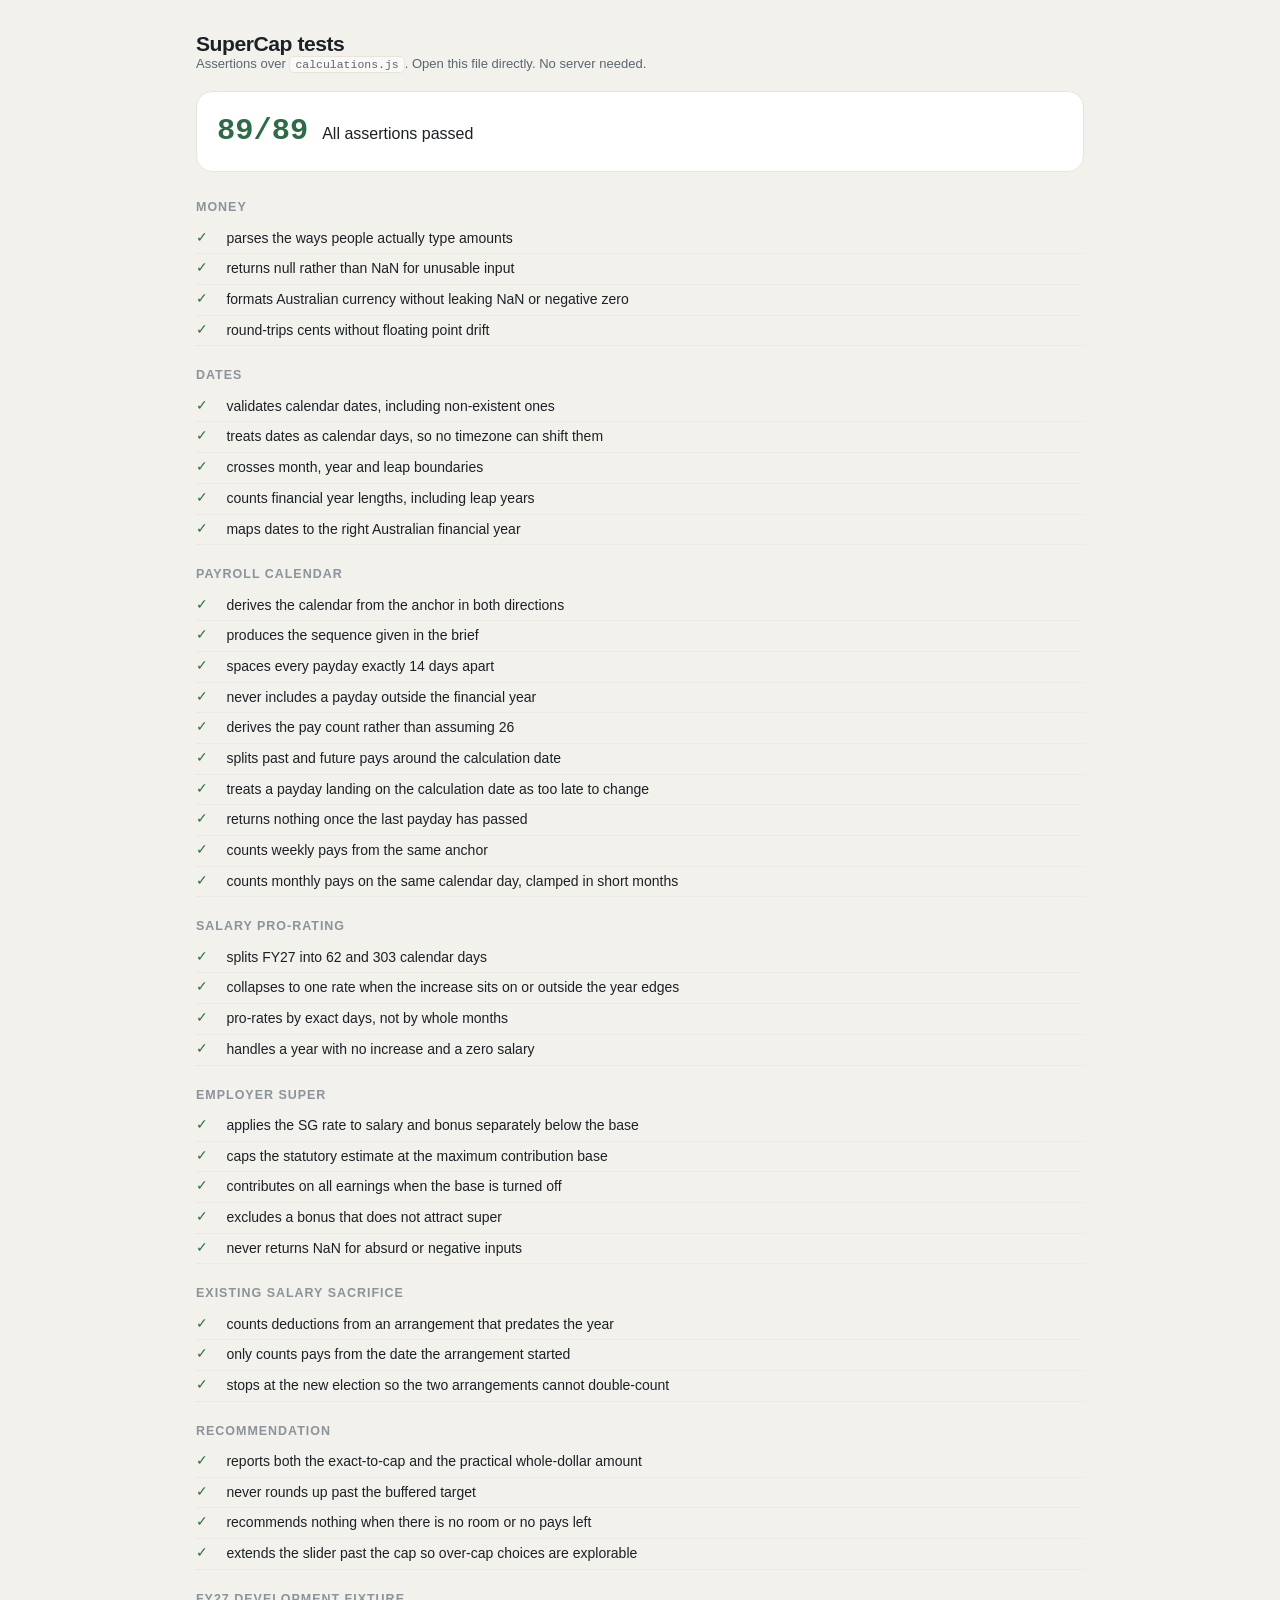
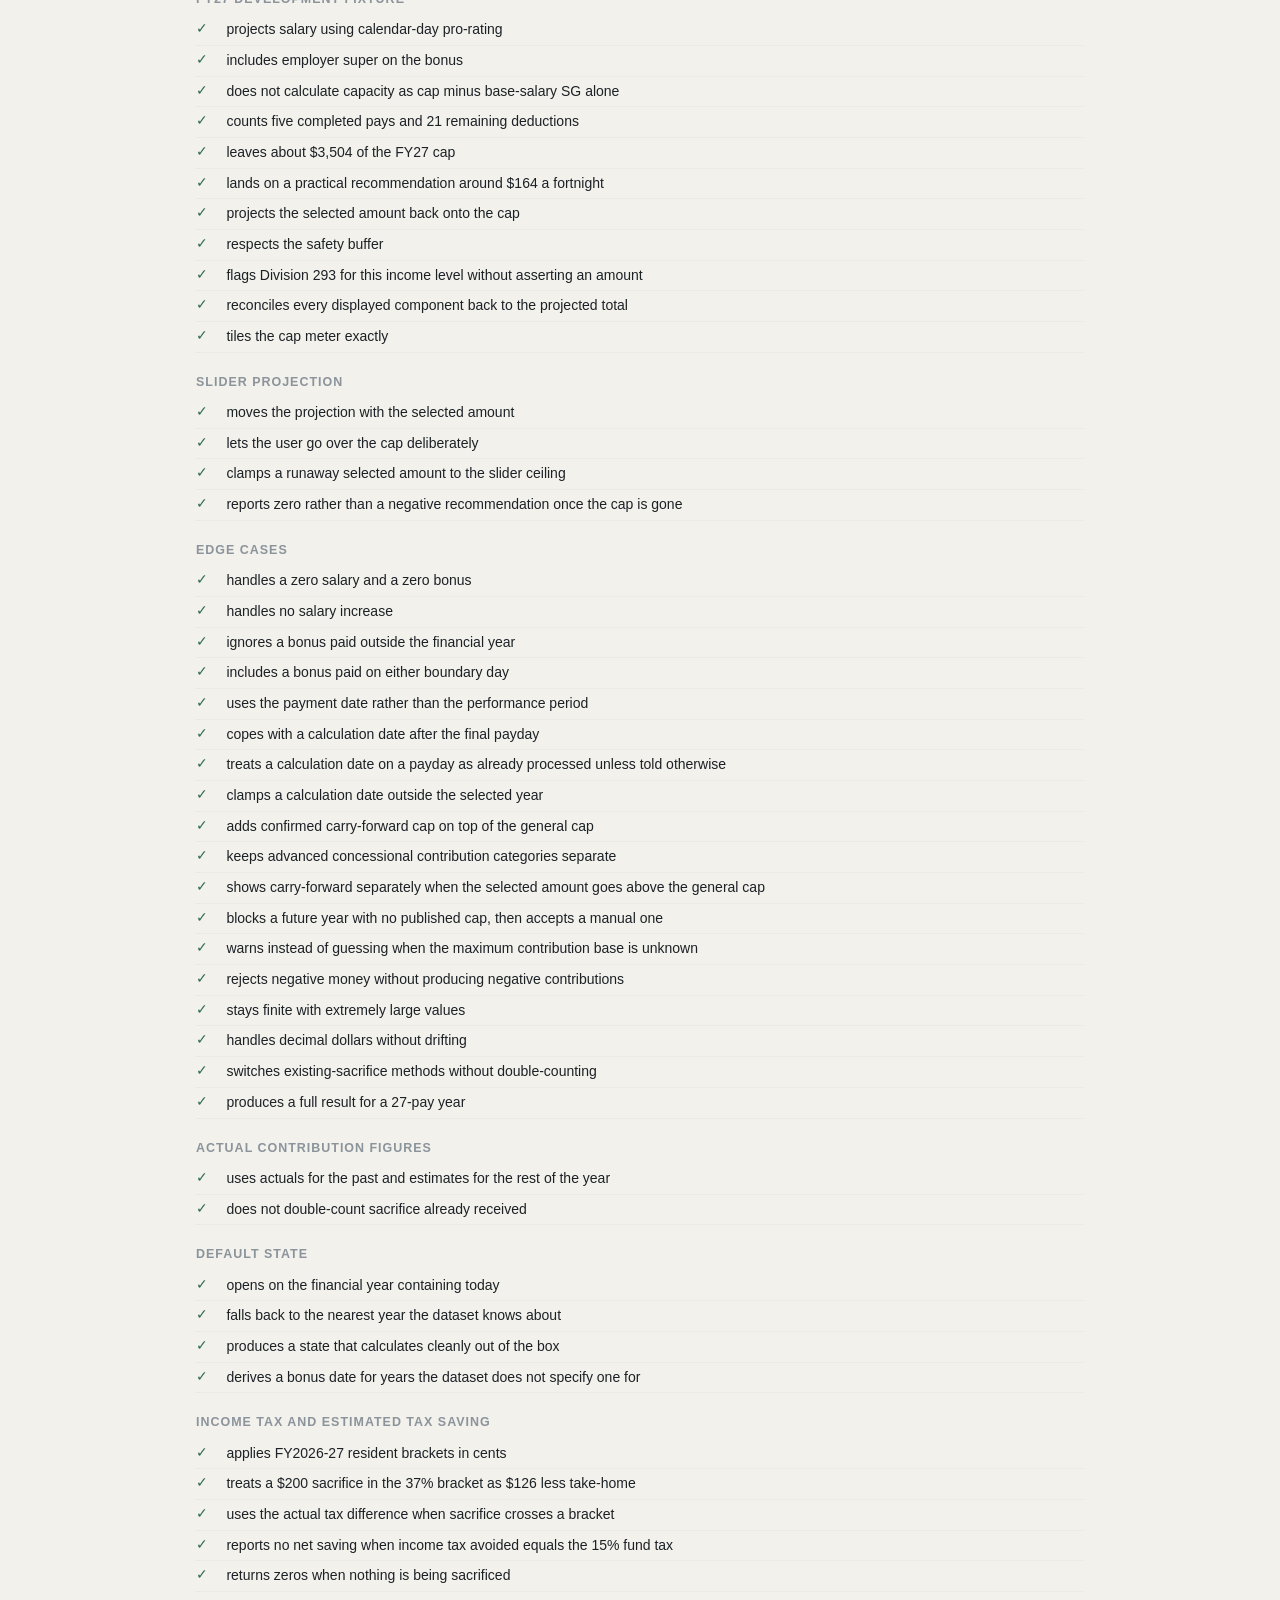
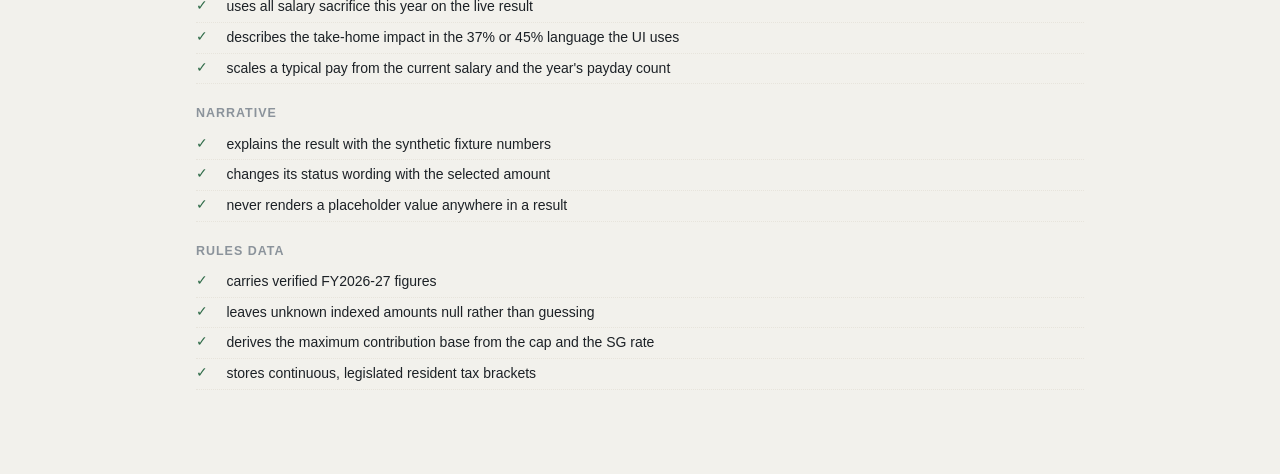
<file: dev/tests.html>
<!doctype html>
<html lang="en-AU">
<head>
<meta charset="utf-8">
<meta name="viewport" content="width=device-width, initial-scale=1">
<title>SuperCap: calculation tests</title>
<link rel="stylesheet" href="../styles.css">
<style>
  .test-page { max-width: 960px; margin: 0 auto; padding: 32px var(--gutter) 64px; }
  .test-summary { display: flex; align-items: baseline; gap: 14px; margin: 18px 0 26px;
    padding: 16px 20px; border-radius: var(--r-card); border: 1px solid var(--rule); background: var(--surface); }
  .test-summary__count { font-family: var(--font-mono); font-size: 1.9rem; font-weight: 600; }
  .test-summary.is-pass .test-summary__count { color: var(--success); }
  .test-summary.is-fail .test-summary__count { color: var(--danger); }
  .test-suite { margin-bottom: 20px; }
  .test-suite h2 { font-size: 0.78rem; text-transform: uppercase; letter-spacing: 0.08em;
    color: var(--ink-faint); margin-bottom: 6px; }
  .test-case { display: grid; grid-template-columns: 1.4rem 1fr; gap: 8px; padding: 4px 0;
    font-size: 0.875rem; border-bottom: 1px dotted var(--rule); }
  .test-case__mark { font-family: var(--font-mono); }
  .test-case.is-pass .test-case__mark { color: var(--success); }
  .test-case.is-fail { color: var(--danger); font-weight: 560; }
  .test-case__message { grid-column: 2; font-family: var(--font-mono); font-size: 0.78rem;
    color: var(--danger); padding: 4px 0 2px; }
</style>
</head>
<body>
<div class="test-page">
  <h1 class="brand__name">SuperCap tests</h1>
  <p class="brand__tagline">Assertions over <code>calculations.js</code>. Open this file directly. No server needed.</p>

  <div class="test-summary" id="summary">
    <span class="test-summary__count" id="summary-count">…</span>
    <span id="summary-detail">Running</span>
  </div>

  <div id="results"></div>
</div>

<script src="../data.generated.js"></script>
<script src="../calculations.js"></script>
<script src="tests.js"></script>
<script>
(function () {
  'use strict';

  var results = window.SuperCapTests.runAll();
  var container = document.getElementById('results');

  results.suites.forEach(function (suite) {
    var section = document.createElement('section');
    section.className = 'test-suite';

    var heading = document.createElement('h2');
    heading.textContent = suite.name;
    section.appendChild(heading);

    suite.cases.forEach(function (testCase) {
      var row = document.createElement('div');
      row.className = 'test-case ' + (testCase.passed ? 'is-pass' : 'is-fail');

      var mark = document.createElement('span');
      mark.className = 'test-case__mark';
      mark.textContent = testCase.passed ? '\u2713' : '\u2717';
      row.appendChild(mark);

      var name = document.createElement('span');
      name.textContent = testCase.name;
      row.appendChild(name);

      if (!testCase.passed) {
        var message = document.createElement('span');
        message.className = 'test-case__message';
        message.textContent = testCase.message;
        row.appendChild(message);
      }

      section.appendChild(row);
    });

    container.appendChild(section);
  });

  var summary = document.getElementById('summary');
  summary.classList.add(results.failed ? 'is-fail' : 'is-pass');
  document.getElementById('summary-count').textContent = results.passed + '/' + results.total;
  document.getElementById('summary-detail').textContent = results.failed
    ? results.failed + ' failing'
    : 'All assertions passed';

  console.log('SuperCap: ' + results.passed + ' passed, ' + results.failed + ' failed.');
})();
</script>
</body>
</html>
</file>
<file: styles.css>
/**
 * SuperCap — visual system.
 *
 * Modern finance tool with a quiet debt to accounting stationery: warm paper grey,
 * white cards, tabular figures, dotted leaders and a single golden accent used
 * sparingly. No external fonts or runtime dependencies.
 */

/* ─────────────────────────────────────────────────────────────── tokens ── */

:root {
  --paper: #f2f1ec;
  --surface: #ffffff;
  --sunken: #faf9f5;

  --ink: #1c2126;
  --ink-soft: #5c6670;
  --ink-faint: #8b939b;

  --rule: #e7e4dc;
  --rule-strong: #d5d1c6;

  --slate: #33475b;
  --slate-mid: #4e6a80;
  --slate-soft: #7e96a8;
  --slate-pale: #aabbc7;

  --gold: #e3a612;
  --gold-bright: #f0bb3c;
  --gold-deep: #b07f08;
  --gold-wash: #fdf4e0;

  --success: #2f6b48;
  --success-wash: #f0f6f2;
  --warning: #96551a;
  --warning-wash: #fdf3e7;
  --danger: #a3392f;
  --danger-wash: #fbf1f0;

  --focus-ring: rgba(51, 71, 91, 0.2);
  --shadow-card: 0 1px 2px rgba(28, 33, 38, 0.04), 0 1px 1px rgba(28, 33, 38, 0.03);
  --shadow-raised: 0 2px 6px rgba(28, 33, 38, 0.07), 0 1px 2px rgba(28, 33, 38, 0.05);

  --r-card: 16px;
  --r-control: 10px;
  --r-small: 8px;

  --font-sans: -apple-system, BlinkMacSystemFont, "Segoe UI", Roboto, "Helvetica Neue", Arial, sans-serif;
  --font-mono: ui-monospace, SFMono-Regular, "SF Mono", Menlo, Monaco, Consolas, "Liberation Mono", monospace;

  --shell: 1400px;
  --journey: 42rem;
  --gutter: clamp(16px, 3vw, 36px);
}

/* ─────────────────────────────────────────────────────────────── reset ── */

*,
*::before,
*::after {
  box-sizing: border-box;
}

html {
  -webkit-text-size-adjust: 100%;
}

body {
  margin: 0;
  background: var(--paper);
  color: var(--ink);
  font-family: var(--font-sans);
  font-size: 16px;
  line-height: 1.55;
  -webkit-font-smoothing: antialiased;
}

h1,
h2,
h3,
p,
dl,
dd,
figure {
  margin: 0;
}

ul,
ol {
  margin: 0;
  padding: 0;
  list-style: none;
}

fieldset {
  margin: 0;
  padding: 0;
  border: 0;
  min-width: 0;
}

legend {
  padding: 0;
}

button,
input,
select,
textarea {
  font: inherit;
  color: inherit;
}

code {
  font-family: var(--font-mono);
  font-size: 0.88em;
  background: var(--sunken);
  border: 1px solid var(--rule);
  border-radius: 5px;
  padding: 1px 5px;
}

.sprite {
  display: none;
}

.is-hidden {
  display: none !important;
}

.visually-hidden {
  position: absolute !important;
  width: 1px;
  height: 1px;
  margin: -1px;
  padding: 0;
  overflow: hidden;
  clip: rect(0 0 0 0);
  clip-path: inset(50%);
  white-space: nowrap;
  border: 0;
}

.icon {
  width: 1em;
  height: 1em;
  flex: none;
  font-size: 1.05rem;
}

.skip-link {
  position: absolute;
  left: 16px;
  top: -60px;
  z-index: 20;
  background: var(--ink);
  color: #fff;
  padding: 10px 16px;
  border-radius: var(--r-small);
  text-decoration: none;
  transition: top 0.15s ease;
}

.skip-link:focus {
  top: 16px;
}

/* ────────────────────────────────────────────────────────────── masthead ── */

.masthead {
  background: var(--surface);
  border-bottom: 1px solid var(--rule);
}

.masthead__inner {
  max-width: var(--shell);
  margin: 0 auto;
  padding: 18px var(--gutter);
  display: flex;
  flex-wrap: wrap;
  align-items: center;
  justify-content: space-between;
  gap: 16px;
}

.brand {
  display: flex;
  align-items: center;
  gap: 13px;
  color: var(--slate);
}

.brand__mark {
  width: 38px;
  height: 38px;
  flex: none;
  border-radius: 9px;
}

.brand__name {
  font-size: 1.32rem;
  font-weight: 680;
  letter-spacing: -0.022em;
  line-height: 1.15;
  color: var(--ink);
}

.brand__tagline {
  font-size: 0.815rem;
  color: var(--ink-soft);
  line-height: 1.3;
}

.masthead__aside {
  display: flex;
  align-items: center;
  gap: 18px;
  flex-wrap: wrap;
}

.masthead__actions {
  display: flex;
  gap: 4px;
}

.privacy-note {
  appearance: none;
  margin: 0;
  padding: 7px 9px;
  border: 1px solid transparent;
  border-radius: var(--r-small);
  background: transparent;
  display: inline-flex;
  align-items: center;
  gap: 7px;
  font-size: 0.79rem;
  font-weight: 610;
  color: var(--ink-soft);
  cursor: pointer;
}

.privacy-note:hover {
  color: var(--success);
  background: var(--success-wash);
  border-color: #d9e8dd;
}

.privacy-note:focus-visible {
  outline: 2px solid var(--slate);
  outline-offset: 2px;
}

.privacy-note__shield {
  width: 17px;
  height: 17px;
  color: var(--success);
  flex: none;
}

/* ───────────────────────────────────────────────────── privacy dialog ── */

.privacy-dialog {
  width: min(620px, calc(100vw - 32px));
  max-height: calc(100vh - 32px);
  margin: auto;
  padding: 0;
  overflow: auto;
  color: var(--ink);
  background: var(--surface);
  border: 1px solid var(--rule-strong);
  border-radius: var(--r-card);
  box-shadow: 0 18px 60px rgba(28, 33, 38, 0.2);
}

.privacy-dialog::backdrop {
  background: rgba(28, 33, 38, 0.48);
  backdrop-filter: blur(2px);
}

.privacy-dialog__header {
  display: flex;
  align-items: flex-start;
  justify-content: space-between;
  gap: 16px;
  padding: 22px 22px 18px;
  border-bottom: 1px solid var(--rule);
}

.privacy-dialog__heading {
  display: flex;
  align-items: center;
  gap: 13px;
}

.privacy-dialog__heading h2 {
  margin-top: 2px;
  font-size: 1.18rem;
  line-height: 1.3;
  letter-spacing: -0.015em;
}

.privacy-dialog__mark {
  display: grid;
  width: 42px;
  height: 42px;
  flex: none;
  place-items: center;
  color: var(--success);
  background: var(--success-wash);
  border: 1px solid #d9e8dd;
  border-radius: 12px;
}

.privacy-dialog__mark svg {
  width: 23px;
  height: 23px;
}

.privacy-dialog__close {
  appearance: none;
  display: grid;
  width: 34px;
  height: 34px;
  margin: -4px -4px 0 0;
  padding: 0;
  place-items: center;
  color: var(--ink-faint);
  background: transparent;
  border: 0;
  border-radius: var(--r-small);
  cursor: pointer;
}

.privacy-dialog__close:hover {
  color: var(--ink);
  background: var(--sunken);
}

.privacy-dialog__close:focus-visible {
  outline: 2px solid var(--slate);
  outline-offset: 1px;
}

.privacy-dialog__close svg {
  width: 19px;
  height: 19px;
}

.privacy-dialog__body {
  padding: 20px 22px 22px;
}

.privacy-dialog__lead {
  font-size: 0.94rem;
  line-height: 1.6;
}

.privacy-points {
  display: grid;
  gap: 13px;
  margin-top: 18px;
}

.privacy-points li {
  display: grid;
  grid-template-columns: 20px minmax(0, 1fr);
  gap: 9px;
  color: var(--ink-soft);
  font-size: 0.855rem;
  line-height: 1.55;
}

.privacy-points svg {
  width: 20px;
  height: 20px;
  margin-top: 1px;
  color: var(--success);
}

.privacy-points strong {
  color: var(--ink);
  font-weight: 650;
}

.privacy-dialog__source {
  display: flex;
  align-items: center;
  justify-content: space-between;
  gap: 20px;
  margin-top: 20px;
  padding: 16px;
  background: var(--sunken);
  border: 1px solid var(--rule);
  border-radius: var(--r-control);
}

.privacy-dialog__source h3 {
  font-size: 0.9rem;
  font-weight: 650;
}

.privacy-dialog__source p {
  margin-top: 2px;
  color: var(--ink-soft);
  font-size: 0.8rem;
}

.privacy-dialog__github {
  flex: none;
  white-space: nowrap;
}

/* ──────────────────────────────────────────────────────────────── layout ── */

.journey {
  max-width: var(--journey);
  margin: 0 auto;
  padding: 28px var(--gutter) 56px;
  display: flex;
  flex-direction: column;
  gap: 18px;
}

.journey__setup,
.journey__results {
  display: flex;
  flex-direction: column;
  gap: 18px;
  min-width: 0;
}

body.is-results .journey {
  max-width: 74rem;
}

body.is-welcome .journey {
  max-width: 48rem;
  padding-top: clamp(22px, 4vh, 42px);
}

/* ────────────────────────────────────────────────────────────── welcome ── */

.welcome {
  overflow: hidden;
  background: var(--surface);
  border: 1px solid var(--rule);
  border-radius: var(--r-card);
  box-shadow: var(--shadow-raised);
}

.welcome__hero {
  padding: 24px 34px 21px;
  text-align: center;
  background:
    radial-gradient(circle at 50% 0, var(--success-wash) 0, transparent 58%),
    var(--surface);
  border-bottom: 1px solid var(--rule);
}

.welcome__shield {
  display: grid;
  width: 48px;
  height: 48px;
  margin: 0 auto 11px;
  place-items: center;
  color: var(--success);
  background: var(--success-wash);
  border: 1px solid #d9e8dd;
  border-radius: 15px;
}

.welcome__shield svg {
  width: 26px;
  height: 26px;
}

.welcome__hero h2 {
  max-width: 17em;
  margin: 5px auto 0;
  font-size: clamp(1.5rem, 4vw, 1.85rem);
  line-height: 1.17;
  letter-spacing: -0.035em;
}

.welcome__hero h2:focus {
  outline: none;
}

.welcome__lead {
  max-width: 36rem;
  margin: 9px auto 0;
  color: var(--ink-soft);
  font-size: 0.95rem;
  line-height: 1.6;
}

.welcome__assurances {
  display: grid;
  gap: 0;
  padding: 3px 34px;
}

.welcome__assurances li {
  display: grid;
  grid-template-columns: 25px minmax(0, 1fr);
  gap: 13px;
  padding: 14px 0;
  border-bottom: 1px solid var(--rule);
}

.welcome__assurances li:last-child {
  border-bottom: 0;
}

.welcome__assurances li > svg {
  width: 23px;
  height: 23px;
  margin-top: 1px;
  color: var(--success);
}

.welcome__assurances li:last-child > svg {
  color: var(--slate-mid);
}

.welcome__assurances h3 {
  font-size: 0.94rem;
  font-weight: 660;
}

.welcome__assurances p {
  margin-top: 3px;
  color: var(--ink-soft);
  font-size: 0.84rem;
  line-height: 1.56;
}

.welcome__text-button {
  appearance: none;
  margin: 7px 0 0;
  padding: 0;
  color: var(--success);
  background: transparent;
  border: 0;
  font-size: 0.8rem;
  font-weight: 650;
  text-decoration: underline;
  text-decoration-color: #aac8b4;
  text-underline-offset: 3px;
  cursor: pointer;
}

.welcome__text-button:hover {
  color: var(--ink);
  text-decoration-color: currentColor;
}

.welcome__text-button:focus-visible {
  outline: 2px solid var(--slate);
  outline-offset: 3px;
  border-radius: 2px;
}

.welcome__actions {
  padding: 6px 34px 23px;
  text-align: center;
}

.welcome__start {
  min-width: min(100%, 17rem);
  justify-content: center;
}

.welcome__actions p {
  display: flex;
  flex-wrap: wrap;
  align-items: center;
  justify-content: center;
  gap: 4px 7px;
  margin-top: 13px;
  color: var(--ink-faint);
  font-size: 0.73rem;
}

.welcome__actions a {
  display: inline-flex;
  align-items: center;
  gap: 4px;
  color: var(--ink-soft);
  font-weight: 620;
  text-decoration: none;
}

.welcome__actions a:hover,
.welcome__actions a:focus-visible {
  color: var(--ink);
  text-decoration: underline;
  text-underline-offset: 3px;
}

.welcome__actions a svg {
  width: 13px;
  height: 13px;
}

@media (min-width: 760px) {
  .welcome {
    display: grid;
    grid-template-columns: minmax(15rem, 0.82fr) minmax(0, 1.18fr);
  }

  .welcome__hero {
    display: flex;
    flex-direction: column;
    justify-content: center;
    padding: 30px;
    border-right: 1px solid var(--rule);
    border-bottom: 0;
  }

  .welcome__hero h2 {
    font-size: 1.62rem;
  }

  .welcome__assurances {
    padding: 7px 30px;
  }

  .welcome__assurances li {
    padding-block: 15px;
  }

  .welcome__actions {
    grid-column: 1 / -1;
    padding-top: 20px;
    border-top: 1px solid var(--rule);
  }
}

.results-hero {
  display: grid;
  grid-template-columns: minmax(16rem, 0.92fr) minmax(20rem, 1.2fr);
  gap: 18px;
  align-items: stretch;
}

.results-hero > .card {
  min-height: 0;
  height: 100%;
  display: flex;
  flex-direction: column;
}

.step__lead {
  font-size: 0.92rem;
  line-height: 1.55;
  color: var(--ink-soft);
  margin: -6px 0 16px;
}

/* ─────────────────────────────────────────────────────────────── stepper ── */

.stepper {
  display: flex;
  flex-direction: column;
  gap: 10px;
}

.stepper__status {
  font-size: 0.78rem;
  font-weight: 640;
  letter-spacing: 0.04em;
  text-transform: uppercase;
  color: var(--ink-faint);
}

.stepper__list {
  display: flex;
  align-items: flex-start;
}

.stepper__item {
  flex: 1;
  min-width: 0;
  position: relative;
}

.stepper__button {
  width: 100%;
  display: flex;
  flex-direction: column;
  align-items: center;
  gap: 8px;
  padding: 0;
  border: 0;
  background: none;
  cursor: pointer;
  color: var(--ink-faint);
}

.stepper__button:disabled {
  cursor: default;
}

/* Connecting line sits behind the numbered discs. */
.stepper__rail {
  position: absolute;
  top: 11px;
  left: 0;
  right: 0;
  height: 2px;
  background: var(--rule-strong);
}

.stepper__item:first-child .stepper__rail {
  left: 50%;
}

.stepper__item:last-child .stepper__rail {
  right: 50%;
}

.stepper__item.is-done .stepper__rail,
.stepper__item.is-current .stepper__rail {
  background: var(--slate-pale);
}

.stepper__index {
  position: relative;
  z-index: 1;
  width: 24px;
  height: 24px;
  border-radius: 99px;
  display: flex;
  align-items: center;
  justify-content: center;
  font-size: 0.7rem;
  font-weight: 680;
  font-variant-numeric: tabular-nums;
  background: var(--surface);
  border: 1.5px solid var(--rule-strong);
  color: var(--ink-faint);
}

.stepper__item.is-done .stepper__index {
  background: var(--slate);
  border-color: var(--slate);
  color: #fff;
}

.stepper__item.is-current .stepper__index {
  background: var(--gold);
  border-color: #cb9410;
  color: #34260a;
}

.stepper__item.is-reachable .stepper__button:hover .stepper__index {
  border-color: var(--slate-mid);
  color: var(--slate);
}

.stepper__label {
  font-size: 0.75rem;
  line-height: 1.2;
  letter-spacing: 0.01em;
  text-align: center;
  max-width: 100%;
  padding: 0 2px;
}

.stepper__item.is-current .stepper__label {
  color: var(--ink);
  font-weight: 640;
}

.stepper__item.is-done .stepper__label {
  color: var(--ink-soft);
}

.stepper__button:focus-visible {
  outline: none;
}

.stepper__button:focus-visible .stepper__index {
  box-shadow: 0 0 0 3px var(--focus-ring);
}

.advanced-invite {
  display: flex;
  align-items: center;
  justify-content: space-between;
  gap: 16px;
  margin-top: 20px;
  padding: 14px 16px;
  border: 1px dashed var(--rule-strong);
  border-radius: var(--r-control);
  background: var(--sunken);
}

.advanced-invite__title {
  font-size: 0.88rem;
  font-weight: 640;
  color: var(--ink);
  margin-bottom: 2px;
}

.advanced-invite__text {
  font-size: 0.8rem;
  line-height: 1.45;
  color: var(--ink-soft);
}

.advanced-invite .button {
  flex: none;
}

/* ──────────────────────────────────────────────────────────────── step nav ── */

.step-nav {
  display: flex;
  align-items: center;
  justify-content: space-between;
  gap: 12px;
  flex-wrap: wrap;
}

.step-nav__forward {
  display: flex;
  align-items: center;
  gap: 8px;
  flex-wrap: wrap;
  margin-left: auto;
}

.step-nav .button--primary .icon {
  margin-right: 0;
  margin-left: 2px;
}

/* ──────────────────────────────────────────────────────────────── answers ── */

.answers .card__header {
  margin-bottom: 6px;
}

.step[data-step="advanced"] .subhead:first-of-type {
  margin-top: 6px;
}

.answers__list {
  flex: 1;
  display: flex;
  flex-direction: column;
  border-top: 1px solid var(--rule);
}

.answers__row + .answers__row {
  border-top: 1px dotted var(--rule);
}

.answers__edit {
  width: 100%;
  display: flex;
  align-items: baseline;
  justify-content: space-between;
  gap: 16px;
  padding: 11px 0;
  border: 0;
  background: none;
  cursor: pointer;
  text-align: left;
}

.answers__edit:hover .answers__change,
.answers__edit:focus-visible .answers__change {
  color: var(--slate);
}

.answers__edit:focus-visible {
  outline: 2px solid var(--slate);
  outline-offset: 2px;
  border-radius: 6px;
}

.answers__copy {
  display: flex;
  flex-direction: column;
  gap: 1px;
  min-width: 0;
}

.answers__label {
  font-size: 0.72rem;
  font-weight: 640;
  letter-spacing: 0.04em;
  text-transform: uppercase;
  color: var(--ink-faint);
}

.answers__value {
  font-size: 0.92rem;
  color: var(--ink);
}

.answers__change {
  font-size: 0.78rem;
  font-weight: 620;
  color: var(--ink-faint);
  flex: none;
}

/* ───────────────────────────────────────────────────────────────── cards ── */

.card {
  background: var(--surface);
  border: 1px solid var(--rule);
  border-radius: var(--r-card);
  box-shadow: var(--shadow-card);
  padding: 20px 22px 22px;
}

.card__header {
  display: flex;
  align-items: center;
  justify-content: space-between;
  gap: 12px;
  margin-bottom: 16px;
}

.card__title {
  font-size: 1.005rem;
  font-weight: 640;
  letter-spacing: -0.012em;
}

.card__title:focus,
.eyebrow:focus {
  outline: none;
}

.card--details {
  padding: 0;
}

.card__summary {
  display: flex;
  align-items: center;
  gap: 10px;
  padding: 17px 22px;
  cursor: pointer;
  list-style: none;
  border-radius: var(--r-card);
}

.card__summary::-webkit-details-marker {
  display: none;
}

.card__summary::after {
  content: "";
  width: 8px;
  height: 8px;
  margin-left: auto;
  border-right: 1.6px solid var(--ink-faint);
  border-bottom: 1.6px solid var(--ink-faint);
  transform: rotate(45deg) translate(-2px, -2px);
  transition: transform 0.16s ease;
  flex: none;
}

details[open] > .card__summary::after {
  transform: rotate(225deg) translate(-2px, -2px);
}

.card__summary:hover {
  background: var(--sunken);
}

.card__summary:focus-visible {
  outline: 2px solid var(--slate);
  outline-offset: -2px;
}

.card__summary-hint {
  font-size: 0.8rem;
  color: var(--ink-faint);
}

.card__details-body {
  padding: 2px 22px 22px;
  border-top: 1px dashed var(--rule);
  margin-top: -1px;
  padding-top: 18px;
}

.subhead {
  font-size: 0.74rem;
  font-weight: 680;
  text-transform: uppercase;
  letter-spacing: 0.075em;
  color: var(--ink-faint);
  margin: 22px 0 10px;
}

.card__details-body > .subhead:first-child {
  margin-top: 2px;
}

.eyebrow {
  font-size: 0.735rem;
  font-weight: 700;
  text-transform: uppercase;
  letter-spacing: 0.09em;
  color: var(--slate);
}

.eyebrow--quiet {
  color: var(--ink-faint);
  font-weight: 640;
  letter-spacing: 0.075em;
}

.note {
  font-size: 0.79rem;
  color: var(--ink-faint);
  line-height: 1.5;
  margin-top: 10px;
}

.card__header + .note {
  margin-top: 0;
  margin-bottom: 14px;
}

.note:empty {
  display: none;
}

.rule {
  border: 0;
  border-top: 1px solid var(--rule);
  margin: 18px 0;
}

.rule--dotted {
  border-top-style: dotted;
  border-top-color: var(--rule-strong);
}

.chip {
  font-size: 0.7rem;
  font-weight: 640;
  letter-spacing: 0.03em;
  padding: 3px 9px;
  border-radius: 7px;
  background: var(--sunken);
  border: 1px solid var(--rule);
  color: var(--ink-soft);
  white-space: nowrap;
}

.chip--accent {
  background: var(--gold-wash);
  border-color: #ecdcb4;
  color: var(--gold-deep);
}

.chip--warning {
  background: var(--warning-wash);
  border-color: #ecd9bf;
  color: var(--warning);
}

.chip--example {
  background: transparent;
  border-style: dashed;
  color: var(--ink-faint);
  font-style: italic;
  font-weight: 500;
}

/* ──────────────────────────────────────────────────────────────── fields ── */

.field-grid {
  display: grid;
  grid-template-columns: repeat(auto-fit, minmax(186px, 1fr));
  gap: 15px 18px;
}

.field {
  display: flex;
  flex-direction: column;
  gap: 6px;
  min-width: 0;
}

.field--full {
  grid-column: 1 / -1;
  margin-top: 4px;
}

.field__label {
  font-size: 0.795rem;
  font-weight: 580;
  color: var(--ink-soft);
  letter-spacing: 0.004em;
}

.field__hint {
  font-size: 0.755rem;
  color: var(--ink-faint);
  line-height: 1.45;
}

.control {
  width: 100%;
  font-size: 0.94rem;
  padding: 9px 12px;
  border: 1px solid var(--rule-strong);
  border-radius: var(--r-control);
  background: var(--surface);
  color: var(--ink);
  transition: border-color 0.14s ease, box-shadow 0.14s ease;
}

.control:hover {
  border-color: var(--slate-pale);
}

.control:focus {
  outline: none;
  border-color: var(--slate);
  box-shadow: 0 0 0 3px var(--focus-ring);
}

select.control {
  appearance: none;
  padding-right: 32px;
  background-image: linear-gradient(45deg, transparent 50%, var(--ink-faint) 50%),
    linear-gradient(135deg, var(--ink-faint) 50%, transparent 50%);
  background-position: right 15px center, right 10px center;
  background-size: 5px 5px, 5px 5px;
  background-repeat: no-repeat;
  cursor: pointer;
}

.control--money {
  font-family: var(--font-mono);
  font-variant-numeric: tabular-nums;
  padding-left: 25px;
  letter-spacing: -0.01em;
}

.money-input {
  position: relative;
  display: block;
}

.money-input__prefix,
.money-input__suffix {
  position: absolute;
  top: 50%;
  transform: translateY(-50%);
  color: var(--ink-faint);
  font-family: var(--font-mono);
  font-size: 0.9rem;
  pointer-events: none;
}

.money-input__prefix {
  left: 12px;
}

.money-input__suffix {
  right: 12px;
}

.money-input--suffix .control--money {
  padding-left: 12px;
  padding-right: 28px;
}

.money-input--compact {
  width: 118px;
  flex: none;
}

.money-input--compact .control--money {
  padding-top: 6px;
  padding-bottom: 6px;
  text-align: right;
}

/* checkbox */

.switch {
  display: flex;
  align-items: flex-start;
  gap: 10px;
  margin-top: 14px;
  font-size: 0.875rem;
}

.switch input {
  appearance: none;
  -webkit-appearance: none;
  position: relative;
  width: 18px;
  height: 18px;
  margin: 2px 0 0;
  flex: none;
  border: 1px solid var(--rule-strong);
  border-radius: 5px;
  background: var(--surface);
  cursor: pointer;
  transition: background 0.14s ease, border-color 0.14s ease;
}

.switch input:hover {
  border-color: var(--slate-pale);
}

.switch input:checked {
  background: var(--slate);
  border-color: var(--slate);
}

.switch input:checked::after {
  content: "";
  position: absolute;
  left: 5.5px;
  top: 1.5px;
  width: 4px;
  height: 9px;
  border: solid #fff;
  border-width: 0 2px 2px 0;
  transform: rotate(42deg);
}

.switch input:focus-visible {
  outline: none;
  box-shadow: 0 0 0 3px var(--focus-ring);
}

.switch label {
  cursor: pointer;
  color: var(--ink);
}

/* radio groups */

.segmented {
  margin-bottom: 16px;
}

.segmented__options,
.buffer__options {
  display: inline-flex;
  align-items: center;
  gap: 2px;
  margin-top: 7px;
  padding: 3px;
  background: var(--sunken);
  border: 1px solid var(--rule);
  border-radius: 11px;
}

.segmented__option,
.buffer__option {
  position: relative;
  display: block;
}

.segmented__option input,
.buffer__option input {
  position: absolute;
  inset: 0;
  opacity: 0;
  width: 100%;
  height: 100%;
  margin: 0;
  cursor: pointer;
}

.segmented__option label,
.buffer__option label {
  display: block;
  padding: 5px 13px;
  border-radius: var(--r-small);
  font-size: 0.845rem;
  color: var(--ink-soft);
  cursor: pointer;
  white-space: nowrap;
  transition: background 0.14s ease, color 0.14s ease;
}

.segmented__option input:checked + label,
.buffer__option input:checked + label {
  background: var(--surface);
  color: var(--ink);
  font-weight: 600;
  box-shadow: 0 1px 2px rgba(28, 33, 38, 0.07);
}

.segmented__option input:focus-visible + label,
.buffer__option input:focus-visible + label {
  outline: 2px solid var(--slate);
  outline-offset: 1px;
}

.utility-row {
  margin-top: 12px;
}

/* ─────────────────────────────────────────────────────────────── buttons ── */

.button {
  display: inline-flex;
  align-items: center;
  gap: 7px;
  font-size: 0.86rem;
  font-weight: 560;
  padding: 9px 15px;
  border: 1px solid transparent;
  border-radius: var(--r-control);
  background: none;
  cursor: pointer;
  transition: background 0.14s ease, border-color 0.14s ease, color 0.14s ease;
}

.button:focus-visible {
  outline: 2px solid var(--slate);
  outline-offset: 2px;
}

.button--primary {
  background: var(--gold);
  border-color: #cb9410;
  color: #34260a;
  font-weight: 640;
  box-shadow: 0 1px 1px rgba(28, 33, 38, 0.08);
}

.button--primary:hover {
  background: var(--gold-bright);
}

.button--secondary {
  background: var(--surface);
  border-color: var(--rule-strong);
  color: var(--ink);
}

.button--secondary:hover {
  border-color: var(--slate-pale);
  background: var(--sunken);
}

.button--accent {
  background: var(--slate);
  border-color: var(--slate);
  color: #fff;
  font-weight: 640;
}

.button--accent:hover {
  background: var(--slate-mid);
  border-color: var(--slate-mid);
}

.button--utility {
  padding: 5px 8px;
  font-size: 0.79rem;
  color: var(--ink-soft);
}

.button--utility:hover {
  color: var(--ink);
  background: rgba(28, 33, 38, 0.055);
}

.button--inline {
  align-self: flex-start;
  margin-top: 4px;
}

.button-row {
  display: flex;
  flex-wrap: wrap;
  align-items: center;
  gap: 9px;
  margin-top: 16px;
}

.toast {
  font-size: 0.8rem;
  color: var(--success);
  font-weight: 580;
  opacity: 0;
  transform: translateY(2px);
  transition: opacity 0.18s ease, transform 0.18s ease;
}

.toast.is-visible {
  opacity: 1;
  transform: none;
}

/* ─────────────────────────────────────────────────────────── result card ── */

.result {
  padding: 22px 24px 24px;
}

.result .status {
  margin-top: auto;
}

.result__head {
  display: flex;
  align-items: center;
  justify-content: space-between;
  gap: 12px;
  margin-bottom: 12px;
}

.readout {
  display: grid;
  grid-template-columns: minmax(0, 1fr) minmax(11rem, 0.95fr);
  align-items: center;
  gap: 20px;
  padding: 17px 20px 16px;
  background: var(--sunken);
  border: 1px solid var(--rule);
  border-radius: 12px;
  box-shadow: inset 0 1px 0 #fff, inset 0 -1px 0 rgba(28, 33, 38, 0.02);
}

.readout__main {
  display: flex;
  align-items: baseline;
  gap: 11px;
  min-width: 0;
}

.readout__value {
  font-family: var(--font-mono);
  font-size: clamp(2.5rem, 5.6vw, 3.5rem);
  font-weight: 600;
  line-height: 1;
  letter-spacing: -0.03em;
  font-variant-numeric: tabular-nums;
  color: var(--ink);
}

.readout__currency {
  font-size: 0.46em;
  vertical-align: 0.46em;
  color: var(--ink-faint);
  letter-spacing: 0;
  margin-right: 1px;
}

.readout__unit {
  font-size: 0.93rem;
  color: var(--ink-soft);
}

.readout__saving {
  display: flex;
  flex-direction: column;
  align-items: flex-start;
  gap: 8px;
  padding-left: 20px;
  border-left: 1px solid var(--rule-strong);
  color: var(--success);
  text-align: left;
}

.readout__impact {
  display: grid;
  gap: 4px;
  margin: 0;
}

.readout__saving-value {
  font-family: var(--font-mono);
  font-size: clamp(1.35rem, 2.8vw, 1.7rem);
  font-weight: 600;
  letter-spacing: -0.02em;
  font-variant-numeric: tabular-nums;
  line-height: 1;
}

.readout__saving-unit {
  font-size: 0.8rem;
  font-weight: 500;
  line-height: 1.3;
}

.readout__meta {
  display: flex;
  flex-wrap: wrap;
  align-items: baseline;
  gap: 8px;
  margin-top: 11px;
  font-size: 0.83rem;
  color: var(--ink-soft);
}

.readout__meta-sep {
  color: var(--rule-strong);
}

.takehome__more {
  margin: 0;
  padding: 0;
  border: 0;
  background: none;
  color: var(--ink-soft);
  font: inherit;
  font-size: 0.76rem;
  font-weight: 450;
  text-decoration: underline;
  text-underline-offset: 2px;
  cursor: pointer;
}

.takehome__more:hover {
  color: var(--ink);
}

/* Shown instead of the slider and meter when a required rule is missing. */
.result--blocked .readout__value {
  color: var(--ink-faint);
}

.result__blocked {
  padding: 14px 16px;
  border: 1px solid #ecd4d1;
  border-left: 3px solid var(--danger);
  border-radius: var(--r-control);
  background: var(--danger-wash);
}

.result__blocked-title {
  font-weight: 640;
  font-size: 0.9rem;
  color: var(--danger);
  margin-bottom: 3px;
}

.result__blocked-text {
  font-size: 0.855rem;
  line-height: 1.55;
  color: var(--ink-soft);
}

/* ─────────────────────────────────────────────────────────────── slider ── */

.sacrifice .eyebrow {
  margin-bottom: 10px;
}

.sacrifice__head {
  display: flex;
  align-items: center;
  justify-content: space-between;
  gap: 14px;
  margin-bottom: 4px;
}

.slider {
  position: relative;
}

.slider__mark {
  position: absolute;
  top: -18px;
  left: 0;
  display: flex;
  flex-direction: column;
  align-items: center;
  transform: translateX(-50%);
  pointer-events: none;
}

.annotation {
  display: block;
  font-size: 0.68rem;
  font-weight: 640;
  letter-spacing: 0.03em;
  margin-right: -0.03em;
  color: var(--ink-soft);
  line-height: 1;
  padding-bottom: 3px;
}

.slider__track-wrap {
  position: relative;
  height: 28px;
  margin-top: 26px;
  --thumb: 22px;
}

/* Sits in the gap above the track so it can never be hidden by the thumb. */
.slider__marker {
  display: block;
  width: 2px;
  height: 22px;
  border-radius: 1px;
  background: var(--slate);
  opacity: 0.7;
}

.slider__input {
  position: relative;
  appearance: none;
  -webkit-appearance: none;
  width: 100%;
  height: 28px;
  margin: 0;
  padding: 0;
  background: transparent;
  cursor: pointer;
}

.slider__input::-webkit-slider-runnable-track {
  height: 6px;
  border-radius: 3px;
  background: linear-gradient(to right, var(--gold) 0 var(--fill, 0%), var(--rule) var(--fill, 0%) 100%);
}

.slider__input::-webkit-slider-thumb {
  -webkit-appearance: none;
  width: 22px;
  height: 22px;
  margin-top: -8px;
  border-radius: 50%;
  background: var(--surface);
  border: 2px solid var(--slate);
  box-shadow: 0 1px 3px rgba(28, 33, 38, 0.24);
  transition: box-shadow 0.14s ease;
}

.slider__input::-moz-range-track {
  height: 6px;
  border-radius: 3px;
  background: var(--rule);
}

.slider__input::-moz-range-progress {
  height: 6px;
  border-radius: 3px;
  background: var(--gold);
}

.slider__input::-moz-range-thumb {
  width: 22px;
  height: 22px;
  border-radius: 50%;
  background: var(--surface);
  border: 2px solid var(--slate);
  box-shadow: 0 1px 3px rgba(28, 33, 38, 0.24);
}

.slider__input:focus {
  outline: none;
}

.slider__input:focus-visible::-webkit-slider-thumb {
  box-shadow: 0 0 0 4px var(--focus-ring), 0 1px 3px rgba(28, 33, 38, 0.24);
}

.slider__input:focus-visible::-moz-range-thumb {
  box-shadow: 0 0 0 4px var(--focus-ring);
}

.slider__scale {
  display: grid;
  grid-template-columns: 1fr auto 1fr;
  align-items: center;
  gap: 8px;
  font-family: var(--font-mono);
  font-size: 0.755rem;
  color: var(--ink-faint);
}

.slider__scale > :last-child {
  justify-self: end;
}

.slider__scale .button {
  justify-self: center;
  font-family: var(--font-sans);
}

.slider__scale .button:disabled {
  opacity: 0.42;
  cursor: default;
  pointer-events: none;
}

.slider__exact {
  margin-top: 8px;
  font-size: 0.775rem;
  color: var(--ink-faint);
}

.slider__exact b {
  font-family: var(--font-mono);
  font-weight: 600;
  color: var(--ink-soft);
}

.slider__carry {
  margin-top: 6px;
  font-size: 0.79rem;
  line-height: 1.5;
  color: var(--warning);
}

.carry-arrangement {
  display: flex;
  align-items: flex-start;
  gap: 8px;
  margin-top: 10px;
  padding-top: 10px;
  border-top: 1px dotted #e1c4c0;
  color: var(--danger);
  font-size: 0.8rem;
  line-height: 1.5;
}

.carry-arrangement .icon {
  flex: 0 0 auto;
  margin-top: 2px;
}

.buffer {
  margin-top: 12px;
}

.buffer__options {
  flex-wrap: wrap;
}

.buffer__options .money-input--compact {
  width: 92px;
  margin-left: 4px;
}

/* ──────────────────────────────────────────────────────────── cap meter ── */

.meter {
  margin-top: 18px;
  padding-top: 16px;
  border-top: 1px dotted var(--rule-strong);
}

.meter__head {
  display: flex;
  flex-wrap: wrap;
  align-items: baseline;
  justify-content: space-between;
  gap: 8px;
  margin-bottom: 9px;
}

.meter__figure {
  font-family: var(--font-mono);
  font-size: 0.87rem;
  font-variant-numeric: tabular-nums;
  color: var(--ink);
  font-weight: 560;
}

.meter__of {
  color: var(--ink-faint);
  font-weight: 400;
}

.meter__bar {
  position: relative;
  display: flex;
  height: 28px;
  border-radius: 9px;
  overflow: hidden;
  background: var(--sunken);
  border: 1px solid var(--rule);
  box-shadow: inset 0 1px 2px rgba(28, 33, 38, 0.05);
}

.meter__segment {
  height: 100%;
  box-shadow: inset -1px 0 0 rgba(255, 255, 255, 0.45);
  transition: width 0.16s ease;
}

.meter__segment--salary-sg {
  background: var(--slate);
}

.meter__segment--bonus-sg {
  background: var(--slate-mid);
}

.meter__segment--existing {
  background: var(--slate-soft);
}

.meter__segment--other {
  background: var(--slate-pale);
}

.meter__segment--future {
  background: var(--gold);
}

.meter__overflow {
  position: absolute;
  top: 0;
  bottom: 0;
  background: repeating-linear-gradient(
    135deg,
    rgba(163, 57, 47, 0.42) 0 5px,
    rgba(163, 57, 47, 0.16) 5px 10px
  );
}

.meter__capline {
  position: absolute;
  top: -2px;
  bottom: -2px;
  width: 2px;
  background: var(--ink);
  z-index: 2;
}

.legend {
  display: flex;
  flex-wrap: wrap;
  gap: 5px 17px;
  margin-top: 11px;
}

.legend__item {
  display: flex;
  align-items: center;
  gap: 7px;
  font-size: 0.785rem;
  color: var(--ink-soft);
}

.legend__swatch {
  width: 10px;
  height: 10px;
  border-radius: 3px;
  background: var(--rule-strong);
  flex: none;
}

.legend__swatch--salary-sg {
  background: var(--slate);
}

.legend__swatch--bonus-sg {
  background: var(--slate-mid);
}

.legend__swatch--existing {
  background: var(--slate-soft);
}

.legend__swatch--other {
  background: var(--slate-pale);
}

.legend__swatch--future {
  background: var(--gold);
}

.legend__swatch--available {
  background: var(--sunken);
  border: 1px solid var(--rule-strong);
}

.legend__swatch--over {
  background: repeating-linear-gradient(
    135deg,
    rgba(163, 57, 47, 0.55) 0 3px,
    rgba(163, 57, 47, 0.18) 3px 6px
  );
}

.legend__value {
  font-family: var(--font-mono);
  font-variant-numeric: tabular-nums;
  color: var(--ink-faint);
}

/* ─────────────────────────────────────────────────────────────── status ── */

.status {
  display: flex;
  flex-wrap: wrap;
  align-items: baseline;
  gap: 5px 9px;
  margin-top: 12px;
  padding: 8px 0 0;
  border-radius: 0;
  font-size: 0.84rem;
  line-height: 1.45;
}

.status__icon {
  align-self: center;
}

.status__label {
  font-size: 0.7rem;
  font-weight: 720;
  text-transform: uppercase;
  letter-spacing: 0.07em;
}

.status--success {
  background: none;
  color: var(--success);
}

.status--info {
  background: none;
  color: var(--slate);
}

.status--warning {
  background: none;
  color: var(--warning);
}

.status__text {
  color: var(--ink);
  flex: 1 1 220px;
}

.status--carry-forward {
  display: grid;
  grid-template-columns: auto minmax(0, 1fr);
  align-items: start;
  gap: 2px 9px;
}

.status--carry-forward .status__icon {
  grid-row: 1 / span 2;
  margin-top: 1px;
}

.status--carry-forward .status__label,
.status--carry-forward .status__text {
  grid-column: 2;
}

.carry-hint {
  display: flex;
  align-items: flex-start;
  gap: 8px;
  margin-top: 10px;
  padding: 10px 12px;
  border: 1px solid #dde5ea;
  border-radius: var(--r-control);
  background: #f4f7f9;
  color: var(--ink-soft);
  font-size: 0.79rem;
  line-height: 1.5;
}

.carry-hint .icon {
  flex: 0 0 auto;
  margin-top: 2px;
  color: var(--slate);
}

.carry-hint strong {
  color: var(--ink);
  font-weight: 640;
}

/* ────────────────────────────────────────────────────────────── infobox ── */

.infobox {
  display: flex;
  gap: 10px;
  margin-top: 12px;
  padding: 12px 14px;
  border: 1px solid var(--rule);
  border-left-width: 3px;
  border-radius: var(--r-control);
  font-size: 0.845rem;
  line-height: 1.5;
  background: var(--surface);
}

.infobox__icon {
  margin-top: 2px;
}

.infobox__title {
  font-weight: 640;
  margin-bottom: 2px;
}

.infobox__message {
  color: var(--ink-soft);
}

.infobox--info {
  background: #f4f7f9;
  border-color: #dde5ea;
  border-left-color: var(--slate);
  color: var(--slate);
}

.infobox--success {
  background: var(--success-wash);
  border-color: #d8e6dd;
  border-left-color: var(--success);
  color: var(--success);
}

.infobox--warning {
  background: var(--warning-wash);
  border-color: #eddcc3;
  border-left-color: var(--gold-deep);
  color: var(--warning);
}

.infobox--error {
  background: var(--danger-wash);
  border-color: #ecd4d1;
  border-left-color: var(--danger);
  color: var(--danger);
}

/* ─────────────────────────────────────────────────────────────── ledger ── */

/* Capped so the dotted leaders stay a readable length on a wide screen. */
.ledger__layout {
  display: grid;
  gap: 4px;
  max-width: 46rem;
}

.ledger__stack {
  display: flex;
  flex-direction: column;
  gap: 22px;
  min-width: 0;
}

.ledger__stack .subhead {
  margin-top: 0;
}

.paypacket:focus {
  outline: none;
}

.paypacket__lead {
  margin: -2px 0 10px;
  font-size: 0.84rem;
  line-height: 1.45;
  color: var(--ink-soft);
}

.ledger__row.ledger__row--compare,
.ledger__row.ledger__row--impact {
  background: var(--gold-wash);
  padding-left: 12px;
  padding-right: 12px;
}

.ledger__row.ledger__row--compare {
  margin-top: 2px;
  padding-top: 10px;
  border: 1px solid #ead9a8;
  border-bottom: none;
  border-radius: var(--r-control) var(--r-control) 0 0;
}

.ledger__row.ledger__row--impact {
  margin-bottom: 12px;
  padding-bottom: 10px;
  border: 1px solid #ead9a8;
  border-top: none;
  border-radius: 0 0 var(--r-control) var(--r-control);
  font-weight: 640;
}

.ledger__row--impact .ledger__label,
.ledger__row--impact .ledger__value {
  color: var(--ink);
}

.ledger__row--result {
  margin-top: 4px;
  padding-top: 10px;
  border-top: 1px solid #d5e6db;
}

.ledger__row--result .ledger__label,
.ledger__row--result .ledger__value {
  color: var(--success);
  font-weight: 640;
}

.ledger__row--result::after {
  border-bottom-color: #c5d9cc;
}

@media (min-width: 940px) {
  .ledger__layout {
    grid-template-columns: minmax(0, 1.05fr) minmax(0, 1fr);
    gap: 36px;
    align-items: start;
    max-width: none;
  }

  .ledger__layout .explanation {
    margin-top: 0;
  }
}

.ledger__explanation {
  min-width: 0;
}

.ledger__rows {
  margin-top: 2px;
}

.ledger__row {
  display: grid;
  grid-template-columns: auto minmax(20px, 1fr) auto;
  align-items: baseline;
  column-gap: 10px;
  padding: 6px 0;
  font-size: 0.895rem;
}

.ledger__label {
  grid-column: 1;
  grid-row: 1;
  color: var(--ink-soft);
}

.ledger__value {
  grid-column: 3;
  grid-row: 1;
  font-family: var(--font-mono);
  font-variant-numeric: tabular-nums;
  letter-spacing: -0.012em;
}

.ledger__row::after {
  content: "";
  grid-column: 2;
  grid-row: 1;
  align-self: end;
  margin-bottom: 0.32em;
  border-bottom: 1px dotted var(--rule-strong);
}

.ledger__row--subtotal,
.ledger__row--total {
  margin-top: 5px;
  padding-top: 10px;
  font-weight: 640;
}

.ledger__row--subtotal .ledger__label,
.ledger__row--total .ledger__label {
  color: var(--ink);
}

.ledger__row--subtotal {
  border-top: 1px solid var(--rule-strong);
}

.ledger__row--total {
  border-top: 3px double var(--ink-soft);
}

.ledger__row--subtotal::after,
.ledger__row--total::after {
  border-bottom-style: none;
}

.ledger__row--over .ledger__value,
.ledger__row--over .ledger__label {
  color: var(--danger);
}

.ledger__row--saving {
  margin-top: 14px;
  padding: 10px 12px;
  background: var(--success-wash);
  border: 1px solid #d5e6db;
  border-radius: var(--r-control);
  font-weight: 640;
}

.ledger__row--saving .ledger__label,
.ledger__row--saving .ledger__value {
  color: var(--success);
}

.ledger__row--saving::after {
  content: none;
}

.explanation {
  margin-top: 20px;
  padding: 15px 17px;
  background: var(--sunken);
  border: 1px solid var(--rule);
  border-left: 3px solid var(--gold);
  border-radius: var(--r-control);
  font-size: 0.885rem;
  line-height: 1.62;
  color: var(--ink-soft);
}

/* ──────────────────────────────────────────────────────── email preview ── */

/* Wide screens get a compose layout: settings on the left, the letter beside them. */
@media (min-width: 1000px) {
  .email__layout {
    display: grid;
    grid-template-columns: minmax(290px, 360px) minmax(0, 1fr);
    gap: 32px;
    align-items: start;
  }

  .email__layout .field-grid {
    grid-template-columns: repeat(auto-fit, minmax(132px, 1fr));
  }

  .email__layout .letter {
    margin-top: 0;
  }
}

.letter {
  margin-top: 18px;
  max-width: 58rem;
  background: var(--surface);
  border: 1px solid var(--rule-strong);
  border-top: 3px solid var(--gold);
  border-radius: 4px 4px var(--r-control) var(--r-control);
  box-shadow: var(--shadow-raised);
  overflow: hidden;
}

.letter__header {
  padding: 11px 18px;
  border-bottom: 1px dashed var(--rule-strong);
  background: linear-gradient(var(--sunken), var(--surface));
}

.letter__line {
  display: flex;
  align-items: baseline;
  gap: 10px;
  min-height: 28px;
}

.letter__label {
  flex: none;
  width: 54px;
  font-size: 0.7rem;
  font-weight: 680;
  text-transform: uppercase;
  letter-spacing: 0.08em;
  color: var(--ink-faint);
}

.letter__value {
  font-size: 0.875rem;
  color: var(--ink-soft);
  overflow-wrap: anywhere;
}

.letter__input {
  flex: 1;
  min-width: 0;
  border: 0;
  background: transparent;
  padding: 4px 0;
  font-size: 0.9rem;
  font-weight: 560;
  border-bottom: 1px solid transparent;
}

.letter__input:focus {
  outline: none;
  border-bottom-color: var(--gold);
}

.letter__body {
  display: block;
  width: 100%;
  border: 0;
  padding: 16px 18px 18px;
  background: transparent;
  font-size: 0.9rem;
  line-height: 1.72;
  resize: vertical;
  min-height: 190px;
}

.letter__body:focus {
  outline: none;
  background: #fffdf6;
}

/* ───────────────────────────────────────────────────────── pay schedule ── */

.schedule {
  columns: 3;
  column-gap: 28px;
}

.schedule__row {
  display: grid;
  grid-template-columns: 1.7rem 2.3rem auto 1fr;
  align-items: center;
  gap: 9px;
  padding: 6px 2px;
  border-bottom: 1px dotted var(--rule);
  font-size: 0.855rem;
  break-inside: avoid;
}

.schedule__index {
  font-family: var(--font-mono);
  font-size: 0.74rem;
  color: var(--ink-faint);
  text-align: right;
}

.schedule__weekday {
  font-size: 0.755rem;
  color: var(--ink-faint);
}

.schedule__date {
  font-family: var(--font-mono);
  font-variant-numeric: tabular-nums;
}

.schedule__tags {
  display: flex;
  flex-wrap: wrap;
  gap: 4px;
  justify-content: flex-end;
}

/* Past pays recede rather than being struck through: a line through a monospace
   date reads as hyphenation at this size. */
.schedule__row--past {
  color: var(--ink-faint);
}

.schedule__row--past .schedule__date {
  color: var(--ink-faint);
  font-weight: 400;
}

.schedule__row:not(.schedule__row--past) .schedule__date {
  font-weight: 560;
}

.schedule__row--event {
  background: var(--gold-wash);
  border-radius: 6px;
}

.tag {
  font-size: 0.66rem;
  font-weight: 660;
  letter-spacing: 0.035em;
  text-transform: uppercase;
  padding: 2px 7px;
  border-radius: 6px;
  white-space: nowrap;
}

.tag--today {
  background: var(--ink);
  color: #fff;
}

.tag--next {
  background: var(--surface);
  border: 1px solid var(--slate-pale);
  color: var(--slate);
}

.tag--sacrifice {
  background: var(--gold);
  color: #34260a;
}

.tag--bonus {
  background: var(--slate);
  color: #fff;
}

.schedule-key {
  display: flex;
  flex-wrap: wrap;
  gap: 6px 18px;
  margin-top: 16px;
  font-size: 0.775rem;
  color: var(--ink-faint);
}

.schedule-key li {
  display: flex;
  align-items: center;
  gap: 7px;
}

.dot {
  width: 9px;
  height: 9px;
  border-radius: 999px;
  flex: none;
}

.dot--past {
  background: var(--rule-strong);
}

.dot--next {
  background: var(--surface);
  border: 1.5px solid var(--slate);
}

.dot--sacrifice {
  background: var(--gold);
}

.dot--bonus {
  background: var(--slate);
}

/* ──────────────────────────────────────────────────── method + footer ── */

.prose {
  max-width: 74ch;
}

.method dt {
  font-weight: 640;
  font-size: 0.875rem;
  margin-top: 15px;
}

.method dt:first-child {
  margin-top: 0;
}

.method dd {
  font-size: 0.865rem;
  color: var(--ink-soft);
  line-height: 1.6;
  margin-top: 2px;
}

.provenance {
  margin-top: 28px;
  padding: 17px 19px;
  background: var(--sunken);
  border: 1px solid var(--rule);
  border-radius: var(--r-control);
}

.provenance__grid {
  display: grid;
  grid-template-columns: repeat(auto-fit, minmax(160px, 1fr));
  gap: 13px 20px;
  margin-top: 12px;
}

.provenance__grid dt {
  font-size: 0.7rem;
  font-weight: 680;
  text-transform: uppercase;
  letter-spacing: 0.06em;
  color: var(--ink-faint);
}

.provenance__grid dd {
  font-size: 0.86rem;
  margin-top: 1px;
}

.disclaimer {
  padding: 4px 2px;
  font-size: 0.8rem;
  line-height: 1.62;
  color: var(--ink-faint);
  max-width: 82ch;
}

.disclaimer p + p {
  margin-top: 9px;
}

.disclaimer strong {
  color: var(--ink-soft);
  font-weight: 620;
}

.disclaimer__meta {
  display: flex;
  flex-wrap: wrap;
  gap: 8px;
  margin-top: 14px;
  font-family: var(--font-mono);
  font-size: 0.73rem;
}

.colophon {
  text-align: center;
  padding: 8px var(--gutter) 40px;
  color: var(--ink-soft);
}

.colophon__line {
  margin: 0;
  font-size: 0.95rem;
  letter-spacing: -0.01em;
}

.colophon__heart {
  display: inline-block;
  width: 0.95em;
  height: 0.95em;
  margin: 0 0.12em;
  vertical-align: -0.12em;
  color: var(--gold-deep);
}

.colophon__name {
  color: var(--ink);
  font-weight: 650;
  text-decoration: none;
}

.colophon__name:hover,
.colophon__name:focus-visible,
.colophon__links a:hover,
.colophon__links a:focus-visible {
  color: var(--slate);
  text-decoration: underline;
  text-underline-offset: 3px;
}

.colophon__links {
  margin: 6px 0 0;
  font-size: 0.78rem;
  color: var(--ink-faint);
}

.colophon__links a {
  display: inline-flex;
  align-items: center;
  gap: 4px;
  color: inherit;
  text-decoration: none;
}

.colophon__github,
.colophon__social-icon {
  width: 13px;
  height: 13px;
}

/* ─────────────────────────────────────────────────────────── responsive ── */

@media (max-width: 860px) {
  .results-hero {
    grid-template-columns: minmax(0, 1fr);
  }

  .schedule {
    columns: 2;
  }
}

@media (max-width: 620px) {
  :root {
    --gutter: 16px;
  }

  body {
    font-size: 16px;
  }

  .masthead__inner {
    display: grid;
    grid-template-columns: minmax(0, 1fr) auto;
    gap: 8px 10px;
    padding-block: 10px;
  }

  .brand {
    min-width: 0;
    gap: 8px;
  }

  .brand__mark {
    width: 32px;
    height: 32px;
    border-radius: 8px;
  }

  .brand__name {
    font-size: 1.15rem;
  }

  .brand__tagline {
    display: none;
  }

  .masthead__aside {
    display: contents;
  }

  .masthead__actions {
    grid-column: 2;
    grid-row: 1;
    align-items: stretch;
    gap: 0;
  }

  .privacy-note {
    grid-column: 1 / -1;
    grid-row: 2;
    width: 100%;
    min-height: 44px;
    margin: 0;
    padding: 9px 12px;
    justify-content: center;
    font-size: 0.8125rem;
    color: var(--success);
    background: var(--success-wash);
    border-color: #d9e8dd;
  }

  .masthead__actions .button {
    min-height: 44px;
    padding-inline: 7px;
    font-size: 0.75rem;
  }

  .privacy-dialog {
    width: calc(100vw - 24px);
    max-height: calc(100dvh - 24px);
  }

  .privacy-dialog__header,
  .privacy-dialog__body {
    padding-inline: 18px;
  }

  .privacy-dialog__heading {
    align-items: flex-start;
  }

  .privacy-dialog__mark {
    width: 38px;
    height: 38px;
  }

  .privacy-dialog__close {
    width: 44px;
    height: 44px;
    margin: -7px -9px 0 0;
  }

  .privacy-dialog__source {
    align-items: stretch;
    flex-direction: column;
  }

  .privacy-dialog__github {
    justify-content: center;
  }

  body.is-welcome .journey {
    padding-top: 20px;
  }

  .welcome__hero {
    padding: 27px 20px 23px;
  }

  .welcome__assurances {
    padding-inline: 20px;
  }

  .welcome__assurances li {
    gap: 11px;
    padding-block: 16px;
  }

  .welcome__assurances p {
    font-size: 0.875rem;
  }

  .welcome__text-button {
    min-height: 44px;
    margin-top: 2px;
    display: inline-flex;
    align-items: center;
    font-size: 0.8125rem;
  }

  .welcome__actions {
    padding: 7px 20px 25px;
  }

  .welcome__start {
    width: 100%;
  }

  .button {
    min-height: 44px;
  }

  .control,
  .letter__input,
  .letter__body {
    font-size: 1rem;
  }

  .control,
  .letter__input {
    min-height: 46px;
  }

  .field__label {
    font-size: 0.85rem;
  }

  .field__hint,
  .note {
    font-size: 0.78rem;
  }

  .card {
    padding: 17px 16px 18px;
  }

  .card__summary {
    padding: 15px 16px;
  }

  .card__details-body {
    padding-inline: 16px;
  }

  .result {
    padding: 18px 16px 20px;
  }

  .result__head,
  .card__header {
    align-items: flex-start;
  }

  .readout {
    grid-template-columns: minmax(0, 1fr);
    padding: 16px;
  }

  .readout__main {
    flex-wrap: wrap;
    gap: 5px 9px;
  }

  .readout__saving {
    align-items: flex-start;
    padding-top: 14px;
    padding-left: 0;
    border-left: 0;
    border-top: 1px solid var(--rule-strong);
    text-align: left;
  }

  .field-grid {
    grid-template-columns: minmax(0, 1fr);
  }

  .sacrifice__head {
    flex-direction: column;
    align-items: stretch;
    gap: 8px;
  }

  .money-input--compact {
    width: 100%;
  }

  .money-input--compact .control--money {
    text-align: left;
  }

  .switch {
    min-height: 44px;
    align-items: center;
  }

  .switch input {
    width: 22px;
    height: 22px;
    margin-top: 0;
  }

  .switch input:checked::after {
    left: 7px;
    top: 2.5px;
  }

  .switch label {
    display: flex;
    min-height: 44px;
    align-items: center;
  }

  .segmented__options,
  .buffer__options {
    display: grid;
    width: 100%;
    grid-auto-flow: column;
    grid-auto-columns: minmax(0, 1fr);
  }

  .segmented__option label,
  .buffer__option label {
    display: flex;
    min-height: 44px;
    padding: 8px 7px;
    align-items: center;
    justify-content: center;
    text-align: center;
    white-space: normal;
  }

  .buffer__options .money-input--compact {
    grid-column: 1 / -1;
    width: 100%;
    margin: 4px 0 0;
  }

  .slider__track-wrap,
  .slider__input {
    height: 44px;
  }

  .slider__input::-webkit-slider-thumb {
    width: 26px;
    height: 26px;
    margin-top: -10px;
  }

  .slider__input::-moz-range-thumb {
    width: 26px;
    height: 26px;
  }

  .slider__scale {
    gap: 5px;
  }

  .takehome__more {
    display: inline-flex;
    min-height: 44px;
    align-items: center;
  }

  .legend {
    gap: 4px 14px;
  }

  .schedule {
    columns: 1;
  }

  .schedule__row {
    grid-template-columns: 1.7rem 2.3rem minmax(0, 1fr);
  }

  .schedule__tags {
    grid-column: 2 / -1;
    justify-content: flex-start;
  }

  .letter__body {
    min-height: 220px;
  }

  .letter__header,
  .letter__body {
    padding-inline: 14px;
  }

  .letter__line {
    align-items: flex-start;
  }

  .letter__line--subject {
    display: grid;
    grid-template-columns: minmax(0, 1fr);
    gap: 2px;
    padding-top: 6px;
  }

  .letter__line--subject .letter__label {
    width: auto;
  }

  .letter__line--subject .letter__input {
    width: 100%;
  }

  .letter__label {
    width: 46px;
  }

  .button-row .button--primary {
    width: 100%;
    justify-content: center;
  }

  .stepper__label {
    display: none;
  }

  .stepper__rail {
    top: 21px;
  }

  .stepper__button {
    min-height: 44px;
    padding-block: 10px;
  }

  .stepper__index {
    width: 24px;
    height: 24px;
  }

  .advanced-invite {
    flex-direction: column;
    align-items: stretch;
  }

  .advanced-invite .button {
    width: 100%;
    justify-content: center;
  }

  .step-nav {
    position: sticky;
    bottom: 0;
    z-index: 5;
    flex-direction: column-reverse;
    align-items: stretch;
    margin: 4px calc(var(--gutter) * -1) 0;
    padding: 12px var(--gutter) calc(12px + env(safe-area-inset-bottom));
    background: linear-gradient(180deg, transparent, var(--paper) 18%);
  }

  .step-nav__forward {
    flex-direction: column-reverse;
    margin-left: 0;
    width: 100%;
  }

  .step-nav .button {
    width: 100%;
    justify-content: center;
  }

  .answers__edit {
    display: grid;
    grid-template-columns: minmax(0, 1fr) auto;
    min-height: 44px;
    align-items: start;
  }

  .card__summary {
    display: grid;
    grid-template-columns: minmax(0, 1fr) auto;
    min-height: 56px;
  }

  .card__summary-hint {
    grid-column: 1;
  }

  .card__summary::after {
    grid-column: 2;
    grid-row: 1 / span 2;
    align-self: center;
  }

  .meter__head {
    align-items: flex-start;
    flex-direction: column;
    gap: 4px;
  }

  .legend {
    display: grid;
    grid-template-columns: minmax(0, 1fr);
    gap: 8px;
  }

  .legend__item {
    width: 100%;
  }

  .status,
  .status--carry-forward {
    display: grid;
    grid-template-columns: auto minmax(0, 1fr);
    align-items: start;
    gap: 6px 10px;
  }

  .status__icon,
  .status--carry-forward .status__icon {
    grid-column: 1;
    grid-row: 1;
    align-self: center;
    margin-top: 0;
  }

  .status__label,
  .status--carry-forward .status__label {
    grid-column: 2;
    grid-row: 1;
    align-self: center;
  }

  .status__text,
  .status--carry-forward .status__text {
    grid-column: 1 / -1;
    grid-row: 2;
  }
}

@media (max-width: 350px) {
  :root {
    --gutter: 12px;
  }

  .masthead__inner {
    gap: 7px;
  }

  .brand__mark {
    width: 30px;
    height: 30px;
  }

  .brand__name {
    font-size: 1.05rem;
  }

  .masthead__actions .button {
    padding-inline: 5px;
    font-size: 0.72rem;
  }

  .welcome__hero,
  .welcome__assurances,
  .welcome__actions {
    padding-inline: 16px;
  }

  .card,
  .result {
    padding-inline: 14px;
  }

  .readout__value {
    font-size: 2.25rem;
  }

  .slider__scale .button {
    padding-inline: 6px;
    font-size: 0.72rem;
  }
}

@media (prefers-reduced-motion: reduce) {
  *,
  *::before,
  *::after {
    animation-duration: 0.01ms !important;
    animation-iteration-count: 1 !important;
    transition-duration: 0.01ms !important;
    scroll-behavior: auto !important;
  }
}

/* ──────────────────────────────────────────────────────────────── print ── */

@media print {
  :root {
    --paper: #fff;
  }

  body {
    background: #fff;
    font-size: 11pt;
  }

  .masthead__aside,
  .skip-link,
  .stepper,
  .step-nav,
  .journey__setup,
  .welcome,
  .answers,
  .email,
  .button,
  .slider,
  .buffer,
  .toast,
  .privacy-dialog,
  .schedule-key,
  .card__summary::after {
    display: none !important;
  }

  .journey,
  .journey__results,
  .journey__results.is-hidden {
    padding: 0;
    max-width: none;
    display: flex !important;
    flex-direction: column;
    gap: 12pt;
  }

  .card {
    box-shadow: none;
    border-color: #ccc;
    break-inside: avoid;
    page-break-inside: avoid;
    margin-bottom: 12pt;
    padding: 14pt;
  }

  .result {
    border-width: 1.5px;
  }

  .readout {
    box-shadow: none;
  }

  .readout__saving,
  .ledger__row--saving,
  .ledger__row--compare,
  .ledger__row--impact {
    print-color-adjust: exact;
    -webkit-print-color-adjust: exact;
  }

  .meter__bar {
    box-shadow: none;
    print-color-adjust: exact;
    -webkit-print-color-adjust: exact;
  }

  .meter__segment,
  .legend__swatch,
  .tag {
    print-color-adjust: exact;
    -webkit-print-color-adjust: exact;
  }

  details {
    break-inside: avoid;
  }

  .card__summary {
    padding: 0 0 8pt;
  }

  .card__details-body {
    padding: 0;
    border-top: 0;
  }

  a[href]::after {
    content: "";
  }
}
</file>
